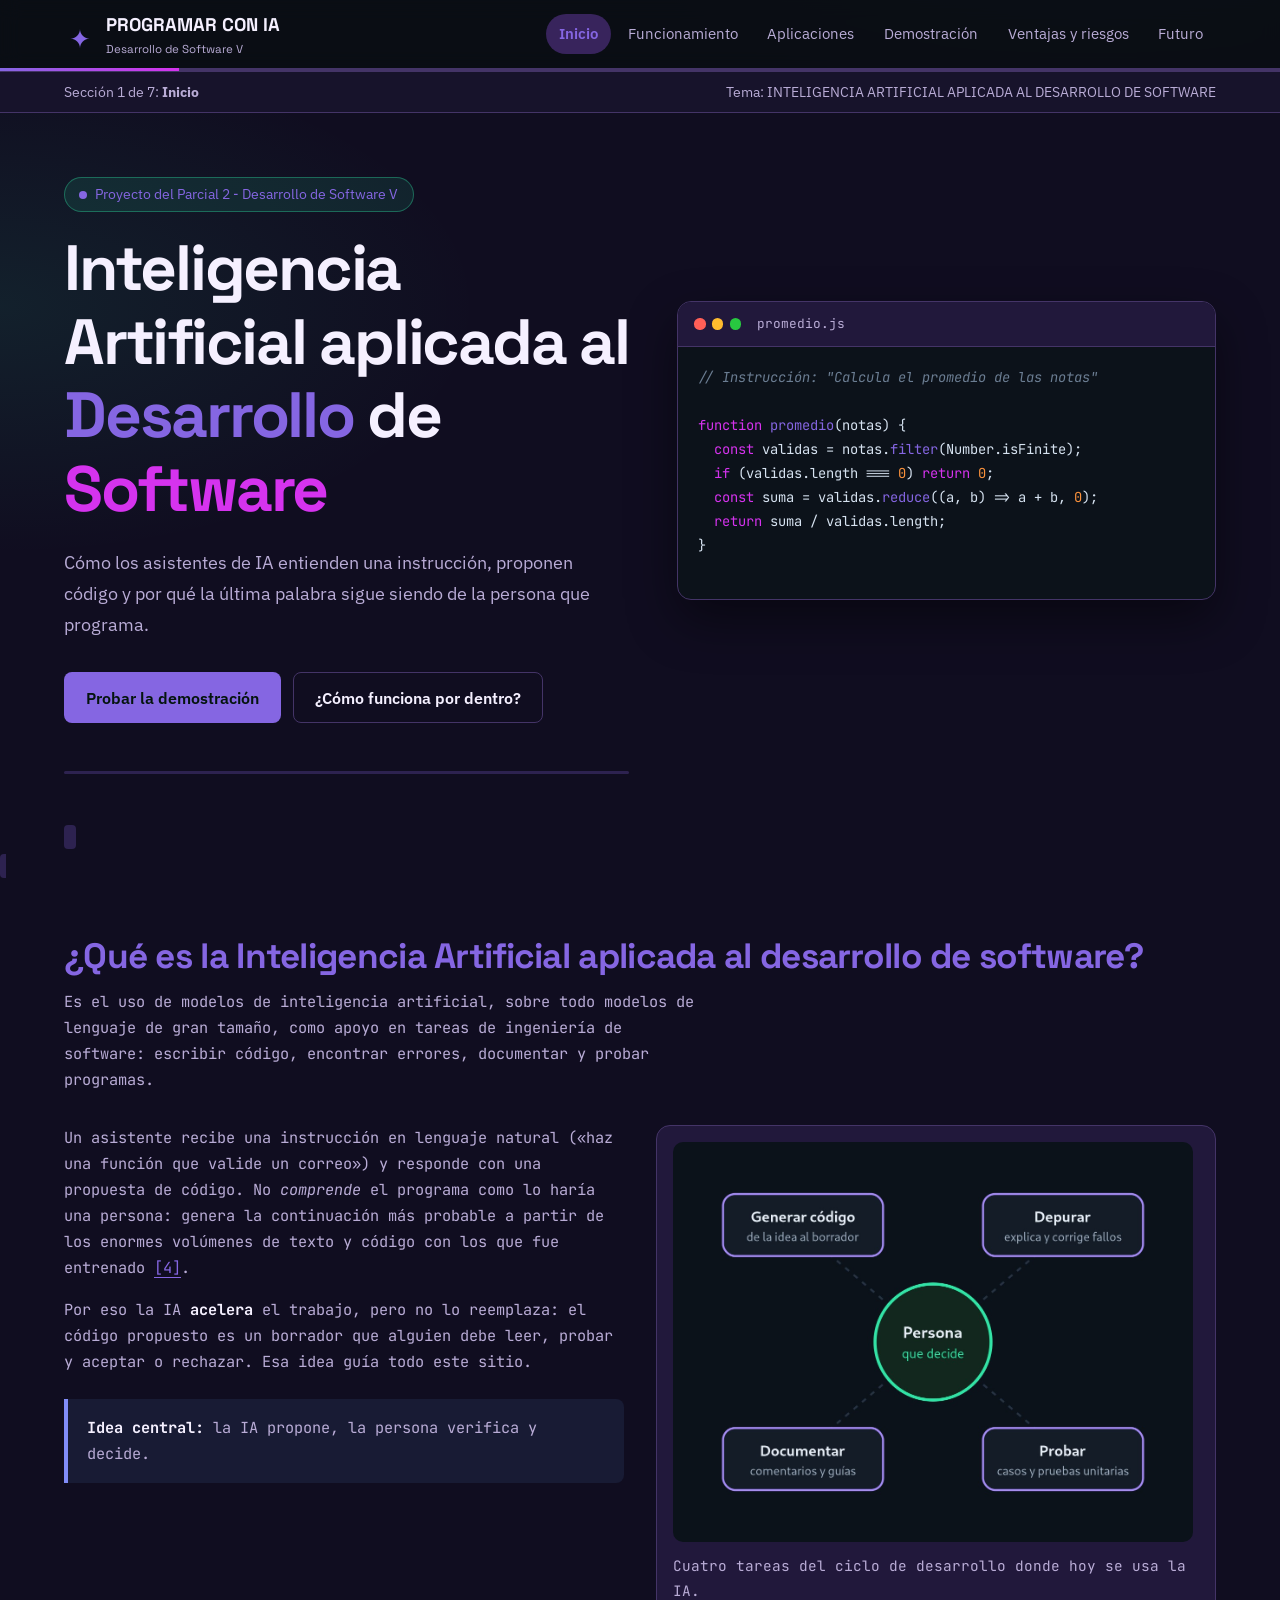
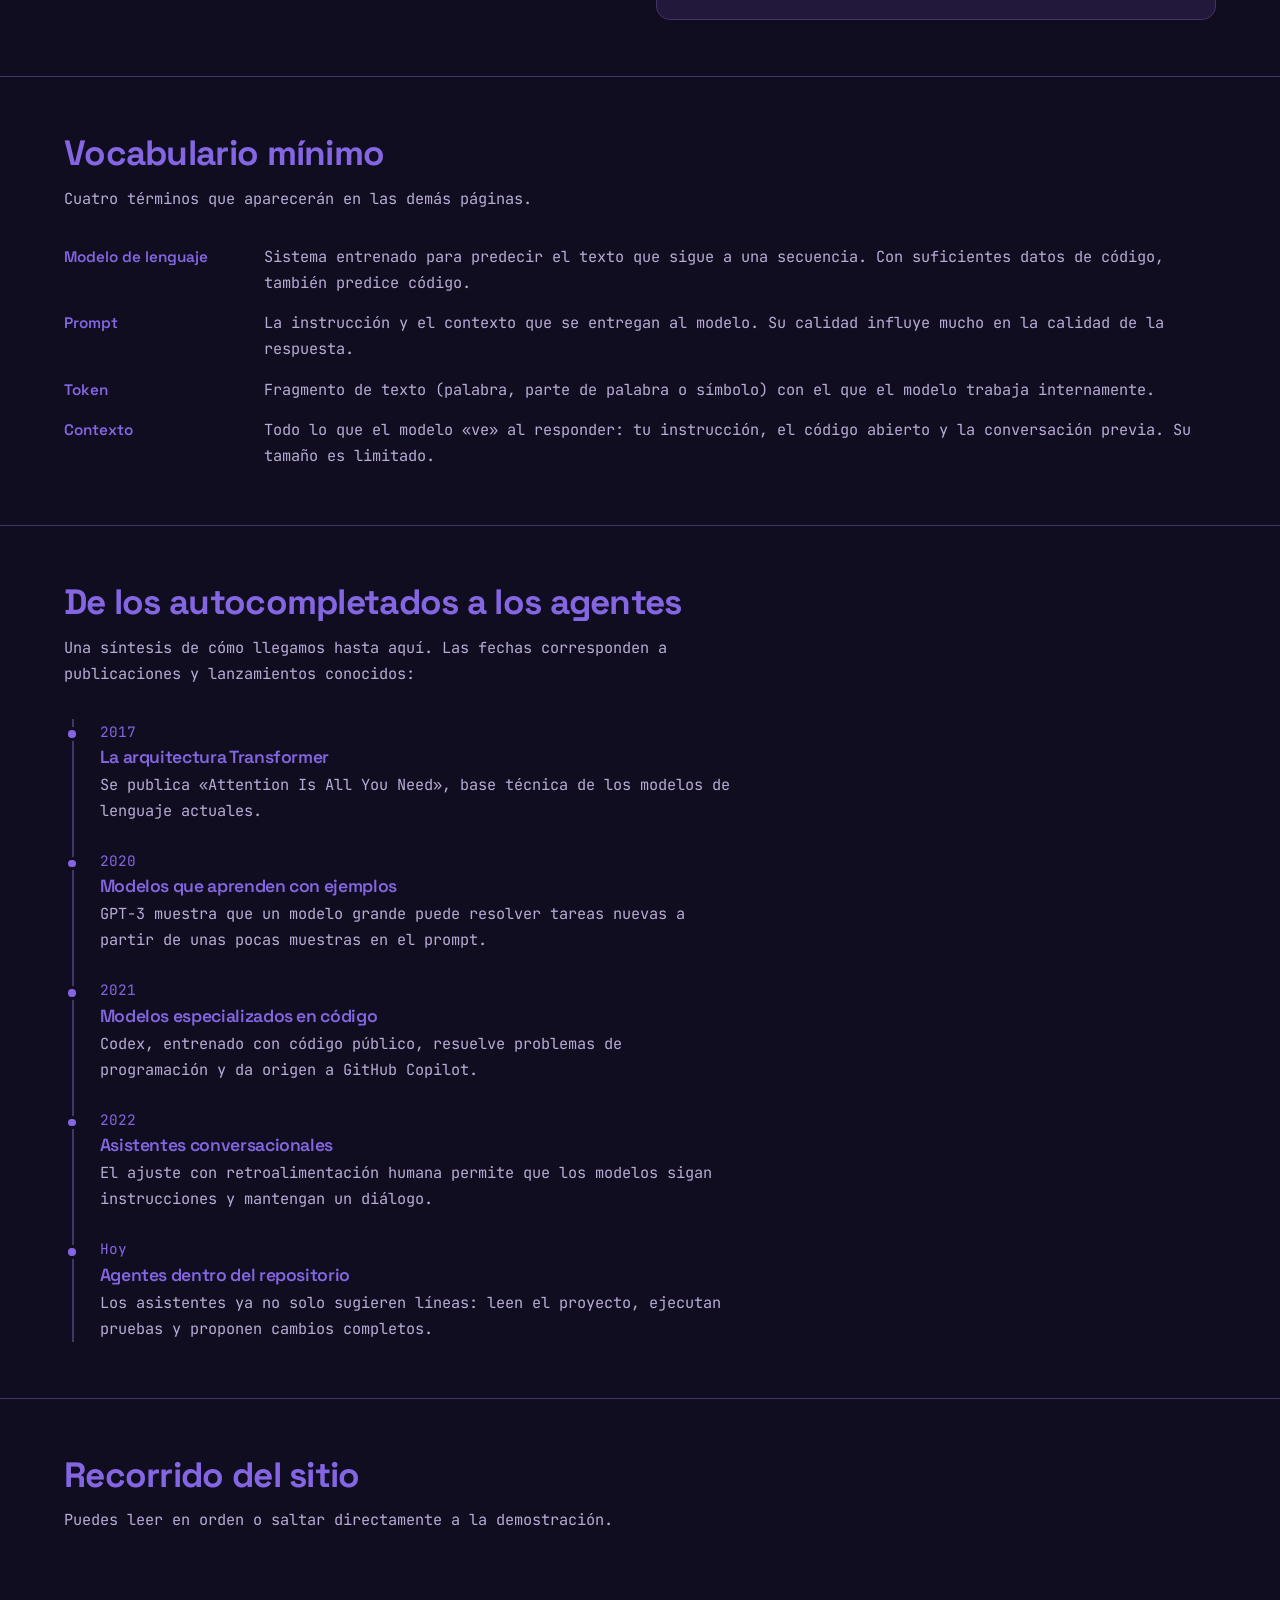
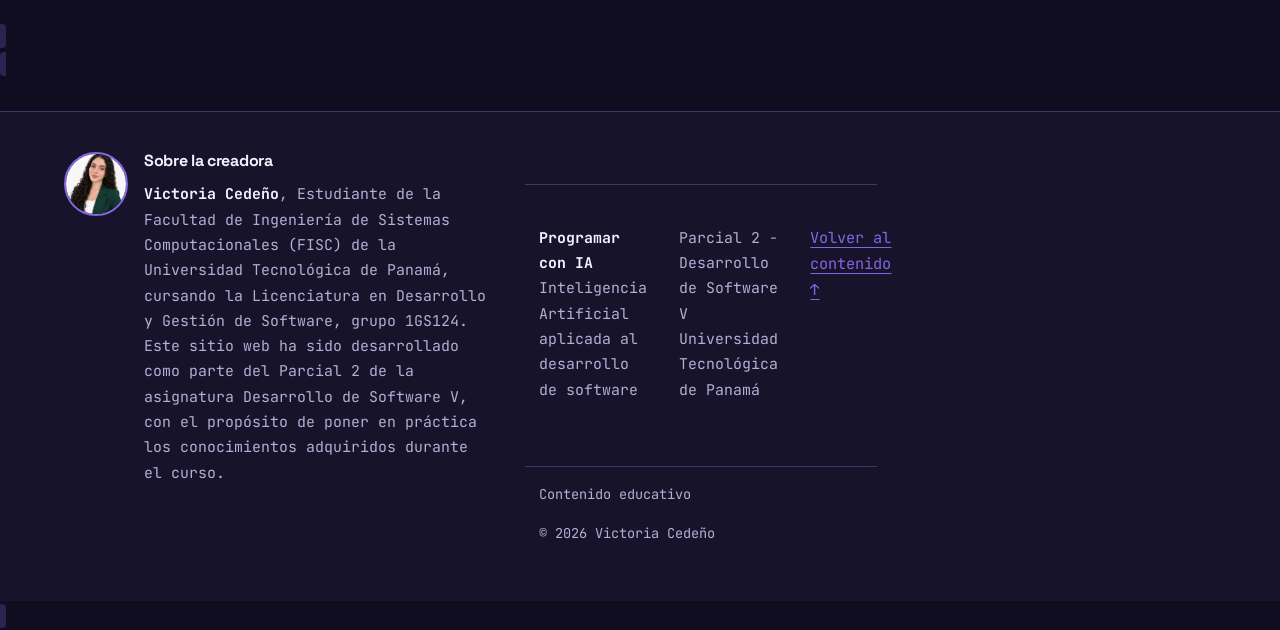
<file: index.html>
<!DOCTYPE html>
<html lang="es">
<head>
    <meta charset="UTF-8">
    <meta name="viewport" content="width=device-width, initial-scale=1.0">
    <meta name="description" content="Introducción a la inteligencia artificial aplicada al desarrollo de software: qué es, vocabulario y evolución.">
    <title>Inicio | Inteligencia Artificial aplicada al desarrollo de software</title>
    <link rel="icon" type="image/jpeg" href="img/logo.jpg">
    <link rel="preconnect" href="https://fonts.googleapis.com">
    <link rel="preconnect" href="https://fonts.gstatic.com" crossorigin>
    <link rel="stylesheet" href="https://fonts.googleapis.com/css2?family=IBM+Plex+Sans:wght@400;600&family=JetBrains+Mono:wght@400;600&family=Space+Grotesk:wght@500;700&display=swap">
    <link rel="stylesheet" href="css/estilos.css">
    <script>document.documentElement.classList.add('js');</script>
</head>
<body>
    <a class="skip-link" href="#contenido">Saltar al contenido</a>
    <header class="site-header">
        <div class="container header-layout">
            <a class="brand" href="index.html" aria-label="Programar con IA, ir al inicio"><span class="brand-icon" aria-hidden="true">✦</span><span>PROGRAMAR CON IA<small>Desarrollo de Software V</small></span></a>
            <button class="nav-toggle" id="nav-toggle" type="button" aria-expanded="false" aria-controls="nav-lista">Menú</button>
            <nav aria-label="Navegación principal">
                <ul class="nav-list" id="nav-lista">
                    <li><a href="index.html" class="activo" aria-current="page">Inicio</a></li>
                    <li><a href="funcionamiento.html">Funcionamiento</a></li>
                    <li><a href="aplicaciones.html">Aplicaciones</a></li>
                    <li><a href="demostracion.html">Demostración</a></li>
                    <li><a href="ventajas y riesgos.html">Ventajas y riesgos</a></li>
                    <li><a href="futuro.html">Futuro</a></li>
                </ul>
            </nav>
        </div>
        <div class="barra-progreso" aria-hidden="true"><span style="width: 14%"></span></div>
    </header>
    <div class="ubicacion">
        <div class="container">
            <span>Sección 1 de 7: <strong>Inicio</strong></span>
            <span>Tema: INTELIGENCIA ARTIFICIAL APLICADA AL DESARROLLO DE SOFTWARE</span>
        </div>
    </div>
    <main id="contenido" tabindex="-1">

        <div class="container">
            <section class="hero" aria-labelledby="titulo-principal">
                <div>
                    <p class="insignia">Proyecto del Parcial 2 - Desarrollo de Software V</p>
                    <h1 id="titulo-principal">Inteligencia Artificial aplicada al <span class="acento">Desarrollo</span> de <span class="acento-2">Software</span></h1>
                    <p class="lead">Cómo los asistentes de IA entienden una instrucción, proponen código y por qué la última palabra sigue siendo de la persona que programa.</p>
                    <div class="acciones">
                        <a class="btn btn-primario" href="demostracion.html">Probar la demostración</a>
                        <a class="btn btn-secundario" href="funcionamiento.html">¿Cómo funciona por dentro?</a>
                    </div>
                </div>
                <figure class="ventana secuencia" aria-label="Ejemplo de código generado por un asistente de IA">
                    <div class="ventana-barra"><span class="punto r"></span><span class="punto a"></span><span class="punto v"></span><span class="nombre">promedio.js</span></div>
                    <pre><code><span class="ln" style="--i:0"><span class="c">// Instrucción: "Calcula el promedio de las notas"</span></span>
<span class="ln" style="--i:1"> </span>
<span class="ln" style="--i:2"><span class="k">function</span> <span class="f">promedio</span>(notas) {</span>
<span class="ln" style="--i:3">  <span class="k">const</span> validas = notas.<span class="f">filter</span>(Number.isFinite);</span>
<span class="ln" style="--i:4">  <span class="k">if</span> (validas.length === <span class="n">0</span>) <span class="k">return</span> <span class="n">0</span>;</span>
<span class="ln" style="--i:5">  <span class="k">const</span> suma = validas.<span class="f">reduce</span>((a, b) =&gt; a + b, <span class="n">0</span>);</span>
<span class="ln" style="--i:6">  <span class="k">return</span> suma / validas.length;</span>
<span class="ln" style="--i:7">}</span>
                </figure>
            </section>
        </div>

        <section class="seccion" aria-labelledby="que-es">
            <div class="container">
                <div class="encabezado-seccion">
                    <h2 id="que-es">¿Qué es la Inteligencia Artificial aplicada al desarrollo de software?</h2>
                    <p>Es el uso de modelos de inteligencia artificial, sobre todo modelos de lenguaje de gran tamaño, como apoyo en tareas de ingeniería de software: escribir código, encontrar errores, documentar y probar programas.</p>
                </div>
                <div class="dos-columnas">
                    <div>
                        <p>Un asistente recibe una instrucción en lenguaje natural («haz una función que valide un correo») y responde con una propuesta de código. No <em>comprende</em> el programa como lo haría una persona: genera la continuación más probable a partir de los enormes volúmenes de texto y código con los que fue entrenado <a href="conclusion.html#ref-4">[4]</a>.</p>
                        <p style="margin-top: 1rem;">Por eso la IA <strong>acelera</strong> el trabajo, pero no lo reemplaza: el código propuesto es un borrador que alguien debe leer, probar y aceptar o rechazar. Esa idea guía todo este sitio.</p>
                        <div class="aviso">
                            <p><strong>Idea central:</strong> la IA propone, la persona verifica y decide.</p>
                        </div>
                    </div>
                    <figure class="figura">
                        <img src="img/ecosistema.jpg" width="520" height="400" alt="Diagrama con la persona que programa al centro, rodeada por cuatro tareas: generar código, depurar, documentar y probar.">
                        <figcaption>Cuatro tareas del ciclo de desarrollo donde hoy se usa la IA.</figcaption>
                    </figure>
                </div>
            </div>
        </section>

        <section class="seccion" aria-labelledby="vocabulario">
            <div class="container">
                <div class="encabezado-seccion">
                    <h2 id="vocabulario">Vocabulario mínimo</h2>
                    <p>Cuatro términos que aparecerán en las demás páginas.</p>
                </div>
                <dl class="glosario">
                    <dt>Modelo de lenguaje</dt>
                    <dd>Sistema entrenado para predecir el texto que sigue a una secuencia. Con suficientes datos de código, también predice código.</dd>
                    <dt>Prompt</dt>
                    <dd>La instrucción y el contexto que se entregan al modelo. Su calidad influye mucho en la calidad de la respuesta.</dd>
                    <dt>Token</dt>
                    <dd>Fragmento de texto (palabra, parte de palabra o símbolo) con el que el modelo trabaja internamente.</dd>
                    <dt>Contexto</dt>
                    <dd>Todo lo que el modelo «ve» al responder: tu instrucción, el código abierto y la conversación previa. Su tamaño es limitado.</dd>
                </dl>
            </div>
        </section>

        <section class="seccion" aria-labelledby="linea-tiempo">
            <div class="container">
                <div class="encabezado-seccion">
                    <h2 id="linea-tiempo">De los autocompletados a los agentes</h2>
                    <p>Una síntesis de cómo llegamos hasta aquí. Las fechas corresponden a publicaciones y lanzamientos conocidos:</p>
                </div>
                <ol class="linea-tiempo">
                    <li><span class="anio">2017</span><h3>La arquitectura Transformer</h3><p>Se publica «Attention Is All You Need», base técnica de los modelos de lenguaje actuales.</p></li>
                    <li><span class="anio">2020</span><h3>Modelos que aprenden con ejemplos</h3><p>GPT-3 muestra que un modelo grande puede resolver tareas nuevas a partir de unas pocas muestras en el prompt.</p></li>
                    <li><span class="anio">2021</span><h3>Modelos especializados en código</h3><p>Codex, entrenado con código público, resuelve problemas de programación y da origen a GitHub Copilot.</p></li>
                    <li><span class="anio">2022</span><h3>Asistentes conversacionales</h3><p>El ajuste con retroalimentación humana permite que los modelos sigan instrucciones y mantengan un diálogo.</p></li>
                    <li><span class="anio">Hoy</span><h3>Agentes dentro del repositorio</h3><p>Los asistentes ya no solo sugieren líneas: leen el proyecto, ejecutan pruebas y proponen cambios completos.</p></li>
                </ol>
            </div>
        </section>

        <section class="seccion" aria-labelledby="ruta">
            <div class="container">
                <div class="encabezado-seccion">
                    <h2 id="ruta">Recorrido del sitio</h2>
                    <p>Puedes leer en orden o saltar directamente a la demostración.</p>
                </div>
            </div>
        </section>
    </main>

    <footer class="site-footer">
        <div class="container footer-layout">
            <div class="footer-autora">
                <img src="img/creadora.jpg" width="64" height="64" alt="Victoria Cedeño, creadora del sitio">
                <div>
                    <h2>Sobre la creadora</h2>
                    <p><strong>Victoria Cedeño</strong>, Estudiante de la Facultad de Ingeniería de Sistemas Computacionales (FISC) de la Universidad Tecnológica de Panamá, cursando la Licenciatura en Desarrollo y Gestión de Software, grupo 1GS124. Este sitio web ha sido desarrollado como parte del Parcial 2 de la asignatura Desarrollo de Software V, con el propósito de poner en práctica los conocimientos adquiridos durante el curso.</p>
                </div>
            </div>


    <footer class="site-footer">
        <div class="container footer-layout">
            <p><strong>Programar con IA</strong><br>Inteligencia Artificial aplicada al desarrollo de software</p>
            <p>Parcial 2 - Desarrollo de Software V<br>Universidad Tecnológica de Panamá</p>
            <a href="#contenido">Volver al contenido ↑</a>
        </div>
        <div class="legal"><div class="container"><span>Contenido educativo</span><span>© <span id="anio">2026</span> Victoria Cedeño</span></div></div>
    </footer>
    <script src="js/main.js"></script>

</body>
</html>
</file>
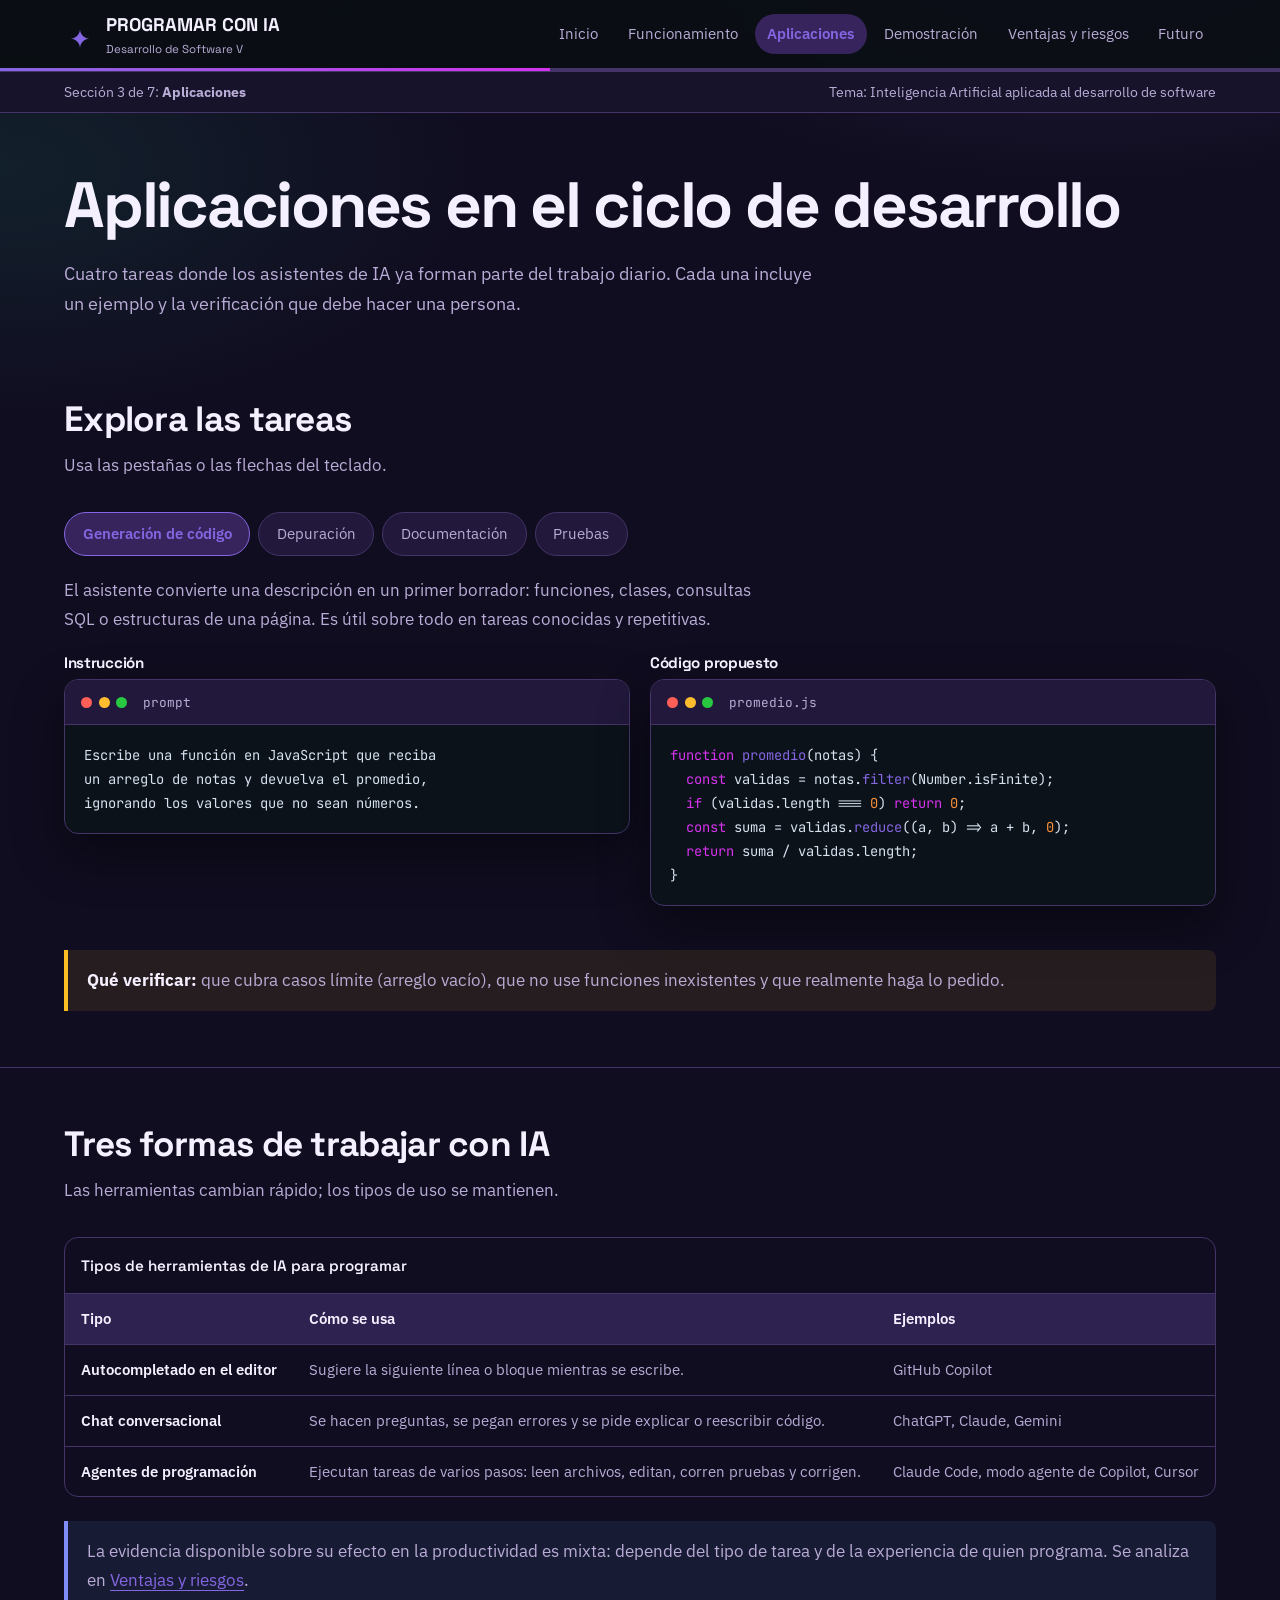
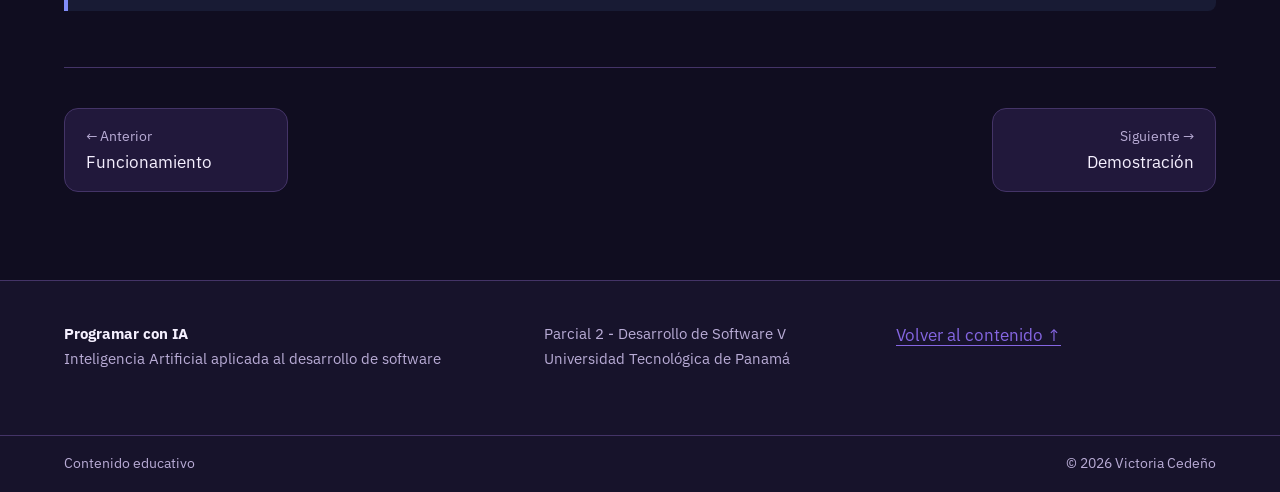
<file: aplicaciones.html>
<!DOCTYPE html>
<html lang="es">
<head>
    <meta charset="UTF-8">
    <meta name="viewport" content="width=device-width, initial-scale=1.0">
    <meta name="description" content="Aplicaciones de la IA en el desarrollo: generación de código, depuración, documentación y pruebas, con ejemplos.">
    <title>Aplicaciones | Inteligencia Artificial aplicada al desarrollo de software</title>
    <link rel="icon" type="image/jpeg" href="img/logo.jpg">
    <link rel="preconnect" href="https://fonts.googleapis.com">
    <link rel="preconnect" href="https://fonts.gstatic.com" crossorigin>
    <link rel="stylesheet" href="https://fonts.googleapis.com/css2?family=IBM+Plex+Sans:wght@400;600&family=JetBrains+Mono:wght@400;600&family=Space+Grotesk:wght@500;700&display=swap">
    <link rel="stylesheet" href="css/estilos.css">
    <script>document.documentElement.classList.add('js');</script>
</head>
<body>
    <a class="skip-link" href="#contenido">Saltar al contenido</a>
    <header class="site-header">
        <div class="container header-layout">
            <a class="brand" href="index.html" aria-label="Programar con IA, ir al inicio"><span class="brand-icon" aria-hidden="true">✦</span><span>PROGRAMAR CON IA<small>Desarrollo de Software V</small></span></a>
            <button class="nav-toggle" id="nav-toggle" type="button" aria-expanded="false" aria-controls="nav-lista">Menú</button>
            <nav aria-label="Navegación principal">
                <ul class="nav-list" id="nav-lista">
                    <li><a href="index.html">Inicio</a></li>
                    <li><a href="funcionamiento.html">Funcionamiento</a></li>
                    <li><a href="aplicaciones.html" class="activo" aria-current="page">Aplicaciones</a></li>
                    <li><a href="demostracion.html">Demostración</a></li>
                    <li><a href="ventajas y riesgos.html">Ventajas y riesgos</a></li>
                    <li><a href="futuro.html">Futuro</a></li>
                </ul>
            </nav>
        </div>
        <div class="barra-progreso" aria-hidden="true"><span style="width: 43%"></span></div>
    </header>
    <div class="ubicacion">
        <div class="container">
            <span>Sección 3 de 7: <strong>Aplicaciones</strong></span>
            <span>Tema: Inteligencia Artificial aplicada al desarrollo de software</span>
        </div>
    </div>
    <main id="contenido" tabindex="-1">

        <div class="container cabecera-pagina">
            <h1>Aplicaciones en el ciclo de desarrollo</h1>
            <p>Cuatro tareas donde los asistentes de IA ya forman parte del trabajo diario. Cada una incluye un ejemplo y la verificación que debe hacer una persona.</p>
        </div>

        <section class="seccion" aria-labelledby="tareas">
            <div class="container">
                <div class="encabezado-seccion">
                    <h2 id="tareas">Explora las tareas</h2>
                    <p>Usa las pestañas o las flechas del teclado.</p>
                </div>

                <div class="pestanas" role="tablist" aria-label="Aplicaciones de la IA">
                    <button class="pestana" role="tab" id="pest-generacion" data-panel="generacion" aria-controls="generacion" aria-selected="true" type="button">Generación de código</button>
                    <button class="pestana" role="tab" id="pest-depuracion" data-panel="depuracion" aria-controls="depuracion" aria-selected="false" type="button">Depuración</button>
                    <button class="pestana" role="tab" id="pest-documentacion" data-panel="documentacion" aria-controls="documentacion" aria-selected="false" type="button">Documentación</button>
                    <button class="pestana" role="tab" id="pest-pruebas" data-panel="pruebas" aria-controls="pruebas" aria-selected="false" type="button">Pruebas</button>
                </div>

                <div class="panel-pestana" role="tabpanel" id="generacion" aria-labelledby="pest-generacion">
                    <p>El asistente convierte una descripción en un primer borrador: funciones, clases, consultas SQL o estructuras de una página. Es útil sobre todo en tareas conocidas y repetitivas.</p>
                    <div class="comparacion">
                        <div>
                            <h4>Instrucción</h4>
                            <div class="ventana"><div class="ventana-barra"><span class="punto r"></span><span class="punto a"></span><span class="punto v"></span><span class="nombre">prompt</span></div>
<pre><code>Escribe una función en JavaScript que reciba
un arreglo de notas y devuelva el promedio,
ignorando los valores que no sean números.</code></pre></div>
                        </div>
                        <div>
                            <h4>Código propuesto</h4>
                            <div class="ventana"><div class="ventana-barra"><span class="punto r"></span><span class="punto a"></span><span class="punto v"></span><span class="nombre">promedio.js</span></div>
<pre><code><span class="k">function</span> <span class="f">promedio</span>(notas) {
  <span class="k">const</span> validas = notas.<span class="f">filter</span>(Number.isFinite);
  <span class="k">if</span> (validas.length === <span class="n">0</span>) <span class="k">return</span> <span class="n">0</span>;
  <span class="k">const</span> suma = validas.<span class="f">reduce</span>((a, b) =&gt; a + b, <span class="n">0</span>);
  <span class="k">return</span> suma / validas.length;
}</code></pre></div>
                        </div>
                    </div>
                    <div class="aviso alerta"><p><strong>Qué verificar:</strong> que cubra casos límite (arreglo vacío), que no use funciones inexistentes y que realmente haga lo pedido.</p></div>
                </div>

                <div class="panel-pestana" role="tabpanel" id="depuracion" aria-labelledby="pest-depuracion" hidden>
                    <p>Al pegar un fragmento con su mensaje de error, el asistente puede explicar la causa y sugerir una corrección. Sirve también para entender código ajeno.</p>
                    <div class="comparacion">
                        <div>
                            <h4>Código con error</h4>
                            <div class="ventana"><div class="ventana-barra"><span class="punto r"></span><span class="punto a"></span><span class="punto v"></span><span class="nombre">sumar.js · devuelve NaN</span></div>
<pre><code><span class="k">function</span> <span class="f">sumar</span>(lista) {
  <span class="k">let</span> total = <span class="n">0</span>;
  <span class="k">for</span> (<span class="k">let</span> i = <span class="n">0</span>; <span class="bug">i &lt;= lista.length</span>; i++) {
    total += lista[i];
  }
  <span class="k">return</span> total;
}</code></pre></div>
                        </div>
                        <div>
                            <h4>Corrección sugerida</h4>
                            <div class="ventana"><div class="ventana-barra"><span class="punto r"></span><span class="punto a"></span><span class="punto v"></span><span class="nombre">sumar.js · corregido</span></div>
<pre><code><span class="k">function</span> <span class="f">sumar</span>(lista) {
  <span class="k">let</span> total = <span class="n">0</span>;
  <span class="k">for</span> (<span class="k">let</span> i = <span class="n">0</span>; <span class="fix">i &lt; lista.length</span>; i++) {
    total += lista[i];
  }
  <span class="k">return</span> total;
}</code></pre></div>
                        </div>
                    </div>
                    <p><strong>Explicación del asistente:</strong> con <code>&lt;=</code> el índice llega a <code>lista.length</code>, que está fuera del arreglo; <code>lista[i]</code> vale <code>undefined</code> y al sumarlo el total se convierte en <code>NaN</code>.</p>
                    <div class="aviso alerta"><p><strong>Qué verificar:</strong> que la explicación coincida con el error real y que la corrección no cree otro problema.</p></div>
                </div>

                <div class="panel-pestana" role="tabpanel" id="documentacion" aria-labelledby="pest-documentacion" hidden>
                    <p>La IA redacta comentarios, descripciones de funciones, guías de uso y resúmenes de cambios para mantener la documentación al día con menos esfuerzo.</p>
                    <div class="comparacion">
                        <div>
                            <h4>Sin documentar</h4>
                            <div class="ventana"><div class="ventana-barra"><span class="punto r"></span><span class="punto a"></span><span class="punto v"></span><span class="nombre">area.js</span></div>
<pre><code><span class="k">function</span> <span class="f">area</span>(b, h) {
  <span class="k">if</span> (b &lt;= <span class="n">0</span> || h &lt;= <span class="n">0</span>) {
    <span class="k">throw new</span> RangeError(<span class="s">'Medidas inválidas'</span>);
  }
  <span class="k">return</span> b * h;
}</code></pre></div>
                        </div>
                        <div>
                            <h4>Documentación generada</h4>
                            <div class="ventana"><div class="ventana-barra"><span class="punto r"></span><span class="punto a"></span><span class="punto v"></span><span class="nombre">area.js</span></div>
<pre><code><span class="c">/**
 * Calcula el área de un rectángulo.
 * @param {number} b - Base (mayor que 0).
 * @param {number} h - Altura (mayor que 0).
 * @returns {number} Área en unidades cuadradas.
 * @throws {RangeError} Si b o h no son positivos.
 */</span></code></pre></div>
                        </div>
                    </div>
                    <div class="aviso alerta"><p><strong>Qué verificar:</strong> que la documentación describa lo que el código hace de verdad, no lo que «debería» hacer.</p></div>
                </div>

                <div class="panel-pestana" role="tabpanel" id="pruebas" aria-labelledby="pest-pruebas" hidden>
                    <p>Dado un fragmento de código, el asistente propone casos de prueba, incluidos los límites que a veces se olvidan: vacío, valores negativos o texto con tildes.</p>
                    <div class="ventana"><div class="ventana-barra"><span class="punto r"></span><span class="punto a"></span><span class="punto v"></span><span class="nombre">palindromo.test.js · estilo Jest</span></div>
<pre><code><span class="f">describe</span>(<span class="s">'esPalindromo'</span>, () =&gt; {
  <span class="f">test</span>(<span class="s">'reconoce una palabra simple'</span>, () =&gt;
    <span class="f">expect</span>(esPalindromo(<span class="s">'radar'</span>)).toBe(<span class="k">true</span>));

  <span class="f">test</span>(<span class="s">'ignora mayúsculas, espacios y tildes'</span>, () =&gt;
    <span class="f">expect</span>(esPalindromo(<span class="s">'Anita lava la tina'</span>)).toBe(<span class="k">true</span>));

  <span class="f">test</span>(<span class="s">'rechaza un texto que no lo es'</span>, () =&gt;
    <span class="f">expect</span>(esPalindromo(<span class="s">'hola'</span>)).toBe(<span class="k">false</span>));

  <span class="f">test</span>(<span class="s">'acepta la cadena vacía'</span>, () =&gt;
    <span class="f">expect</span>(esPalindromo(<span class="s">''</span>)).toBe(<span class="k">true</span>));
});</code></pre></div>
                    <div class="aviso alerta"><p><strong>Qué verificar:</strong> unas pruebas generadas por IA pueden dar una falsa sensación de seguridad si repiten los mismos supuestos del código. Una persona debe decidir qué casos importan.</p></div>
                </div>
            </div>
        </section>

        <section class="seccion" aria-labelledby="herramientas">
            <div class="container">
                <div class="encabezado-seccion">
                    <h2 id="herramientas">Tres formas de trabajar con IA</h2>
                    <p>Las herramientas cambian rápido; los tipos de uso se mantienen.</p>
                </div>
                <div class="tabla-scroll">
                    <table>
                        <caption>Tipos de herramientas de IA para programar</caption>
                        <thead>
                            <tr><th scope="col">Tipo</th><th scope="col">Cómo se usa</th><th scope="col">Ejemplos</th></tr>
                        </thead>
                        <tbody>
                            <tr><th scope="row">Autocompletado en el editor</th><td>Sugiere la siguiente línea o bloque mientras se escribe.</td><td>GitHub Copilot</td></tr>
                            <tr><th scope="row">Chat conversacional</th><td>Se hacen preguntas, se pegan errores y se pide explicar o reescribir código.</td><td>ChatGPT, Claude, Gemini</td></tr>
                            <tr><th scope="row">Agentes de programación</th><td>Ejecutan tareas de varios pasos: leen archivos, editan, corren pruebas y corrigen.</td><td>Claude Code, modo agente de Copilot, Cursor</td></tr>
                        </tbody>
                    </table>
                </div>
                <div class="aviso">
                    <p>La evidencia disponible sobre su efecto en la productividad es mixta: depende del tipo de tarea y de la experiencia de quien programa. Se analiza en <a href="ventajas y riesgos.html">Ventajas y riesgos</a>.</p>
                </div>
            </div>
        </section>

        <div class="container paginador">
            <a href="funcionamiento.html" rel="prev"><small>← Anterior</small>Funcionamiento</a>
            <a class="sig" href="demostracion.html" rel="next"><small>Siguiente →</small>Demostración</a>
        </div>
    </main>
    <footer class="site-footer">
        <div class="container footer-layout">
            <p><strong>Programar con IA</strong><br>Inteligencia Artificial aplicada al desarrollo de software</p>
            <p>Parcial 2 - Desarrollo de Software V<br>Universidad Tecnológica de Panamá</p>
            <a href="#contenido">Volver al contenido ↑</a>
        </div>
        <div class="legal"><div class="container"><span>Contenido educativo</span><span>© <span id="anio">2026</span> Victoria Cedeño</span></div></div>
    </footer>
    <script src="js/main.js"></script>
    <script src="js/aplicaciones.js"></script>
</body>
</html>
</file>
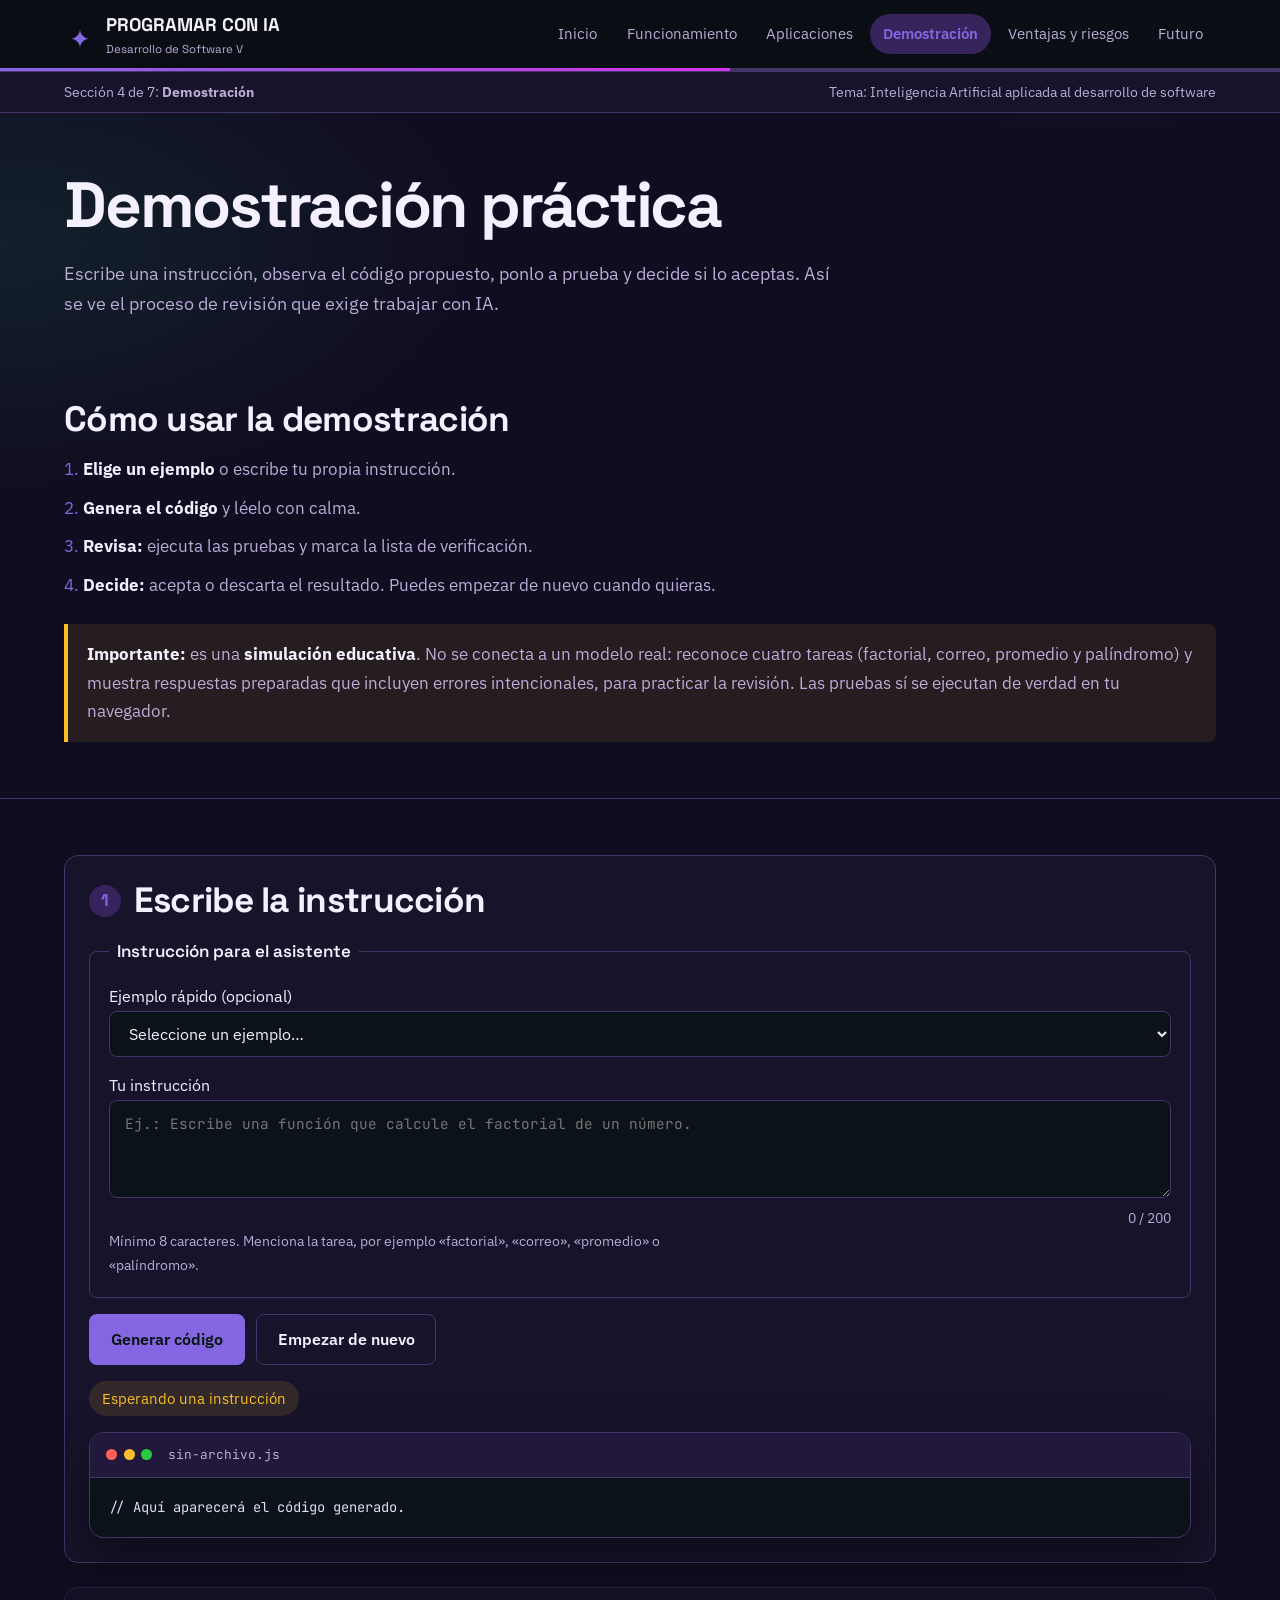
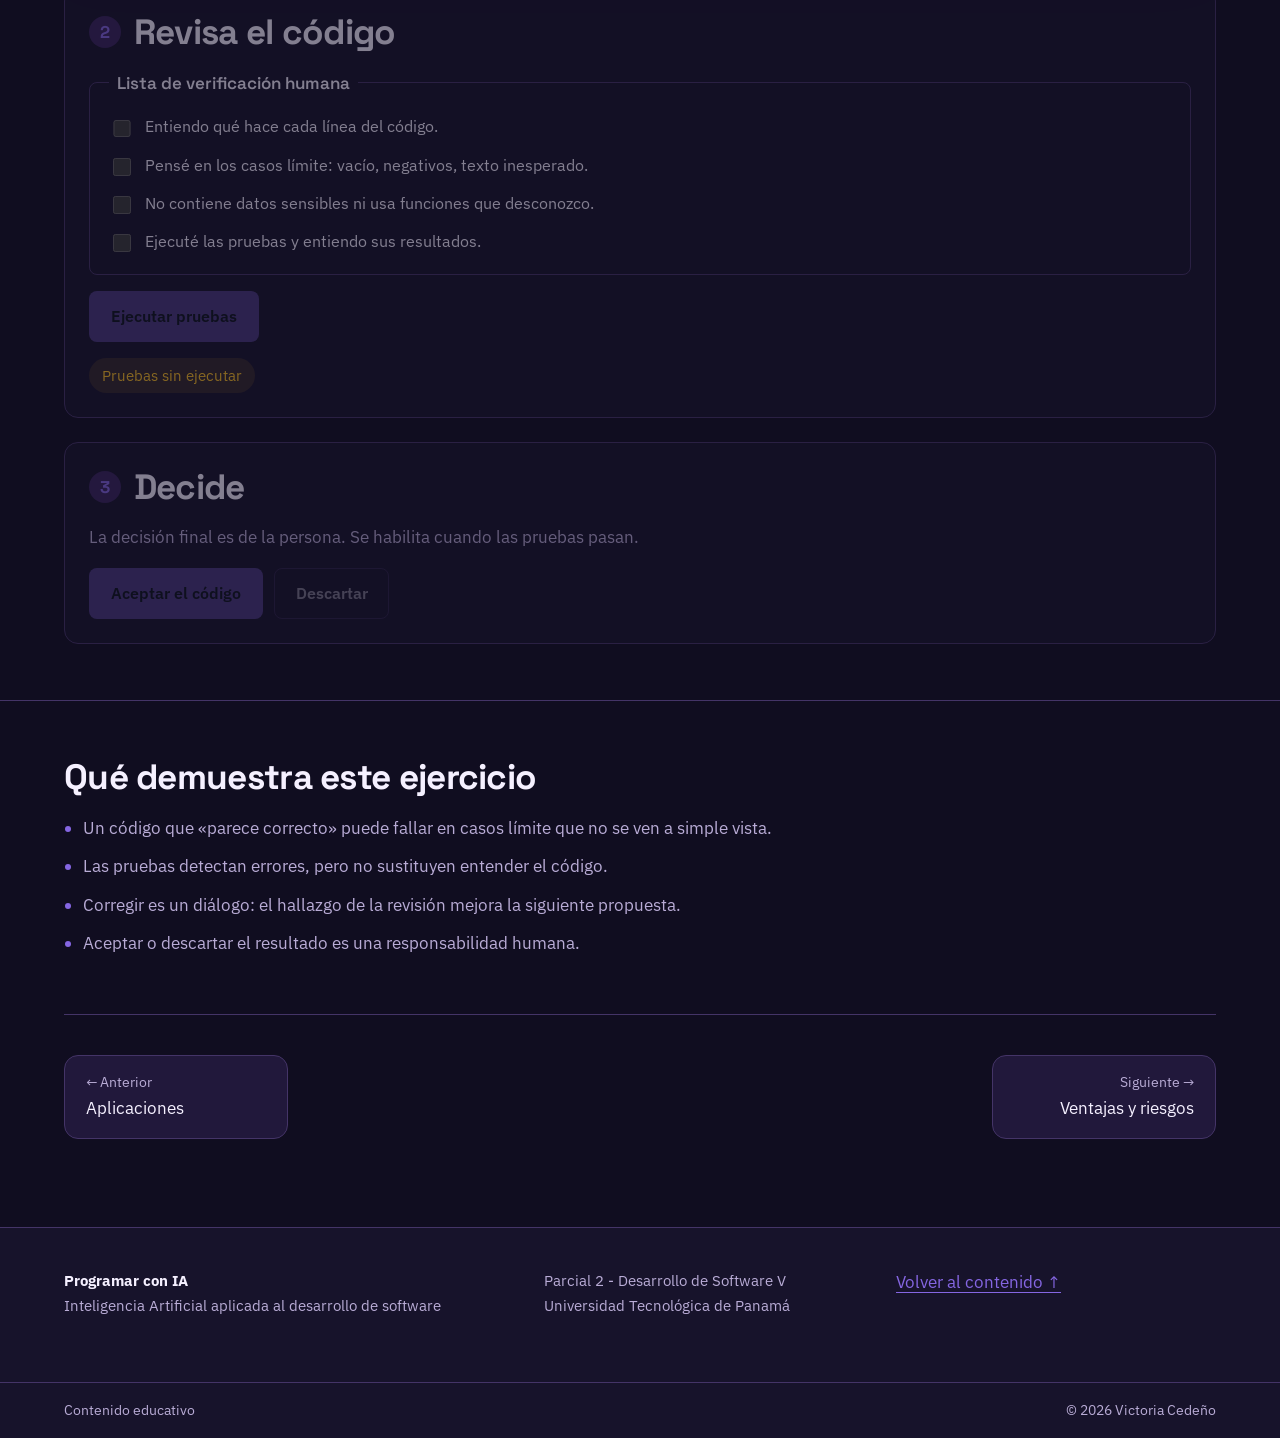
<file: demostracion.html>
<!DOCTYPE html>
<html lang="es">
<head>
    <meta charset="UTF-8">
    <meta name="viewport" content="width=device-width, initial-scale=1.0">
    <meta name="description" content="Demostración interactiva: una instrucción, el código generado y el proceso de revisión con pruebas.">
    <title>Demostración práctica | Inteligencia Artificial aplicada al desarrollo de software</title>
    <link rel="icon" type="image/jpeg" href="img/logo.jpg">
    <link rel="preconnect" href="https://fonts.googleapis.com">
    <link rel="preconnect" href="https://fonts.gstatic.com" crossorigin>
    <link rel="stylesheet" href="https://fonts.googleapis.com/css2?family=IBM+Plex+Sans:wght@400;600&family=JetBrains+Mono:wght@400;600&family=Space+Grotesk:wght@500;700&display=swap">
    <link rel="stylesheet" href="css/estilos.css">
    <script>document.documentElement.classList.add('js');</script>
</head>
<body>
    <a class="skip-link" href="#contenido">Saltar al contenido</a>
    <header class="site-header">
        <div class="container header-layout">
            <a class="brand" href="index.html" aria-label="Programar con IA, ir al inicio"><span class="brand-icon" aria-hidden="true">✦</span><span>PROGRAMAR CON IA<small>Desarrollo de Software V</small></span></a>
            <button class="nav-toggle" id="nav-toggle" type="button" aria-expanded="false" aria-controls="nav-lista">Menú</button>
            <nav aria-label="Navegación principal">
                <ul class="nav-list" id="nav-lista">
                    <li><a href="index.html">Inicio</a></li>
                    <li><a href="funcionamiento.html">Funcionamiento</a></li>
                    <li><a href="aplicaciones.html">Aplicaciones</a></li>
                    <li><a href="demostracion.html" class="activo" aria-current="page">Demostración</a></li>
                    <li><a href="ventajas y riesgos.html">Ventajas y riesgos</a></li>
                    <li><a href="futuro.html">Futuro</a></li>
                </ul>
            </nav>
        </div>
        <div class="barra-progreso" aria-hidden="true"><span style="width: 57%"></span></div>
    </header>
    <div class="ubicacion">
        <div class="container">
            <span>Sección 4 de 7: <strong>Demostración</strong></span>
            <span>Tema: Inteligencia Artificial aplicada al desarrollo de software</span>
        </div>
    </div>
    <main id="contenido" tabindex="-1">

        <div class="container cabecera-pagina">
            <h1>Demostración práctica</h1>
            <p>Escribe una instrucción, observa el código propuesto, ponlo a prueba y decide si lo aceptas. Así se ve el proceso de revisión que exige trabajar con IA.</p>
        </div>

        <section class="seccion" aria-labelledby="como-usar">
            <div class="container">
                <h2 id="como-usar">Cómo usar la demostración</h2>
                <ol class="lista-marcas" style="margin-top: 1rem;">
                    <li><strong>Elige un ejemplo</strong> o escribe tu propia instrucción.</li>
                    <li><strong>Genera el código</strong> y léelo con calma.</li>
                    <li><strong>Revisa:</strong> ejecuta las pruebas y marca la lista de verificación.</li>
                    <li><strong>Decide:</strong> acepta o descarta el resultado. Puedes empezar de nuevo cuando quieras.</li>
                </ol>
                <div class="aviso alerta">
                    <p><strong>Importante:</strong> es una <strong>simulación educativa</strong>. No se conecta a un modelo real: reconoce cuatro tareas (factorial, correo, promedio y palíndromo) y muestra respuestas preparadas que incluyen errores intencionales, para practicar la revisión. Las pruebas sí se ejecutan de verdad en tu navegador.</p>
                </div>
            </div>
        </section>

        <section class="seccion" aria-labelledby="etapa-1">
            <div class="container" style="display: grid; gap: 1.5rem;">

                <div class="etapa">
                    <div class="etapa-titulo"><span class="num" aria-hidden="true">1</span><h2 id="etapa-1">Escribe la instrucción</h2></div>
                    <form id="form-instruccion" novalidate>
                        <fieldset>
                            <legend>Instrucción para el asistente</legend>
                            <div>
                                <label for="ejemplo">Ejemplo rápido (opcional)</label>
                                <select id="ejemplo" name="ejemplo">
                                    <option value="">Seleccione un ejemplo…</option>
                                    <option value="factorial">Factorial de un número</option>
                                    <option value="correo">Validar un correo electrónico</option>
                                    <option value="promedio">Promedio de notas</option>
                                    <option value="palindromo">Detectar un palíndromo</option>
                                </select>
                            </div>
                            <div>
                                <label for="instruccion">Tu instrucción</label>
                                <textarea id="instruccion" name="instruccion" rows="3" maxlength="200" required placeholder="Ej.: Escribe una función que calcule el factorial de un número."></textarea>
                                <div class="contador" id="contador-instruccion" aria-hidden="true">0 / 200</div>
                                <p class="ayuda">Mínimo 8 caracteres. Menciona la tarea, por ejemplo «factorial», «correo», «promedio» o «palíndromo».</p>
                            </div>
                        </fieldset>
                        <div class="botonera" style="margin-top: 1rem;">
                            <button type="submit" class="btn btn-primario">Generar código</button>
                            <button type="button" class="btn btn-secundario" id="btn-reiniciar">Empezar de nuevo</button>
                        </div>
                    </form>
                    <div class="estado espera" id="estado-generacion" role="status" aria-live="polite">Esperando una instrucción</div>

                    <div class="ventana">
                        <div class="ventana-barra"><span class="punto r"></span><span class="punto a"></span><span class="punto v"></span><span class="nombre" id="nombre-archivo">sin-archivo.js</span></div>
                        <pre><code id="codigo-generado">// Aquí aparecerá el código generado.</code></pre>
                    </div>
                </div>

                <div class="etapa" id="etapa-revision" aria-disabled="true">
                    <div class="etapa-titulo"><span class="num" aria-hidden="true">2</span><h2>Revisa el código</h2></div>
                    <fieldset>
                        <legend>Lista de verificación humana</legend>
                        <ul class="lista-chequeo" id="lista-revision">
                            <li><label><input type="checkbox"> Entiendo qué hace cada línea del código.</label></li>
                            <li><label><input type="checkbox"> Pensé en los casos límite: vacío, negativos, texto inesperado.</label></li>
                            <li><label><input type="checkbox"> No contiene datos sensibles ni usa funciones que desconozco.</label></li>
                            <li><label><input type="checkbox"> Ejecuté las pruebas y entiendo sus resultados.</label></li>
                        </ul>
                    </fieldset>
                    <div class="botonera">
                        <button type="button" class="btn btn-primario" id="btn-pruebas">Ejecutar pruebas</button>
                        <button type="button" class="btn btn-secundario" id="btn-corregir" hidden>Pedir una corrección al asistente</button>
                    </div>
                    <div class="estado espera" id="estado-pruebas" role="status" aria-live="polite">Pruebas sin ejecutar</div>
                    <div class="tabla-scroll" id="contenedor-tabla" hidden>
                        <table>
                            <caption>Resultados de las pruebas</caption>
                            <thead><tr><th scope="col">Prueba</th><th scope="col">Esperado</th><th scope="col">Obtenido</th><th scope="col">Resultado</th></tr></thead>
                            <tbody id="tabla-pruebas"></tbody>
                        </table>
                    </div>
                    <div class="aviso error" id="hallazgo" hidden><p></p></div>
                </div>

                <div class="etapa" id="etapa-decision" aria-disabled="true">
                    <div class="etapa-titulo"><span class="num" aria-hidden="true">3</span><h2>Decide</h2></div>
                    <p>La decisión final es de la persona. Se habilita cuando las pruebas pasan.</p>
                    <div class="botonera">
                        <button type="button" class="btn btn-primario" id="btn-aceptar">Aceptar el código</button>
                        <button type="button" class="btn btn-secundario" id="btn-rechazar">Descartar</button>
                    </div>
                    <div class="aviso" id="mensaje-final" role="status" aria-live="polite" hidden><p></p></div>
                </div>

            </div>
        </section>

        <section class="seccion" aria-labelledby="aprendizaje">
            <div class="container">
                <h2 id="aprendizaje">Qué demuestra este ejercicio</h2>
                <ul class="lista-marcas" style="margin-top: 1rem;">
                    <li>Un código que «parece correcto» puede fallar en casos límite que no se ven a simple vista.</li>
                    <li>Las pruebas detectan errores, pero no sustituyen entender el código.</li>
                    <li>Corregir es un diálogo: el hallazgo de la revisión mejora la siguiente propuesta.</li>
                    <li>Aceptar o descartar el resultado es una responsabilidad humana.</li>
                </ul>
            </div>
        </section>

        <div class="container paginador">
            <a href="aplicaciones.html" rel="prev"><small>← Anterior</small>Aplicaciones</a>
            <a class="sig" href="ventajas y riesgos.html" rel="next"><small>Siguiente →</small>Ventajas y riesgos</a>
        </div>
    </main>
    <footer class="site-footer">
        <div class="container footer-layout">
            <p><strong>Programar con IA</strong><br>Inteligencia Artificial aplicada al desarrollo de software</p>
            <p>Parcial 2 - Desarrollo de Software V<br>Universidad Tecnológica de Panamá</p>
            <a href="#contenido">Volver al contenido ↑</a>
        </div>
        <div class="legal"><div class="container"><span>Contenido educativo</span><span>© <span id="anio">2026</span> Victoria Cedeño</span></div></div>
    </footer>
    <script src="js/main.js"></script>
    <script src="js/demo.js"></script>
</body>
</html>
</file>
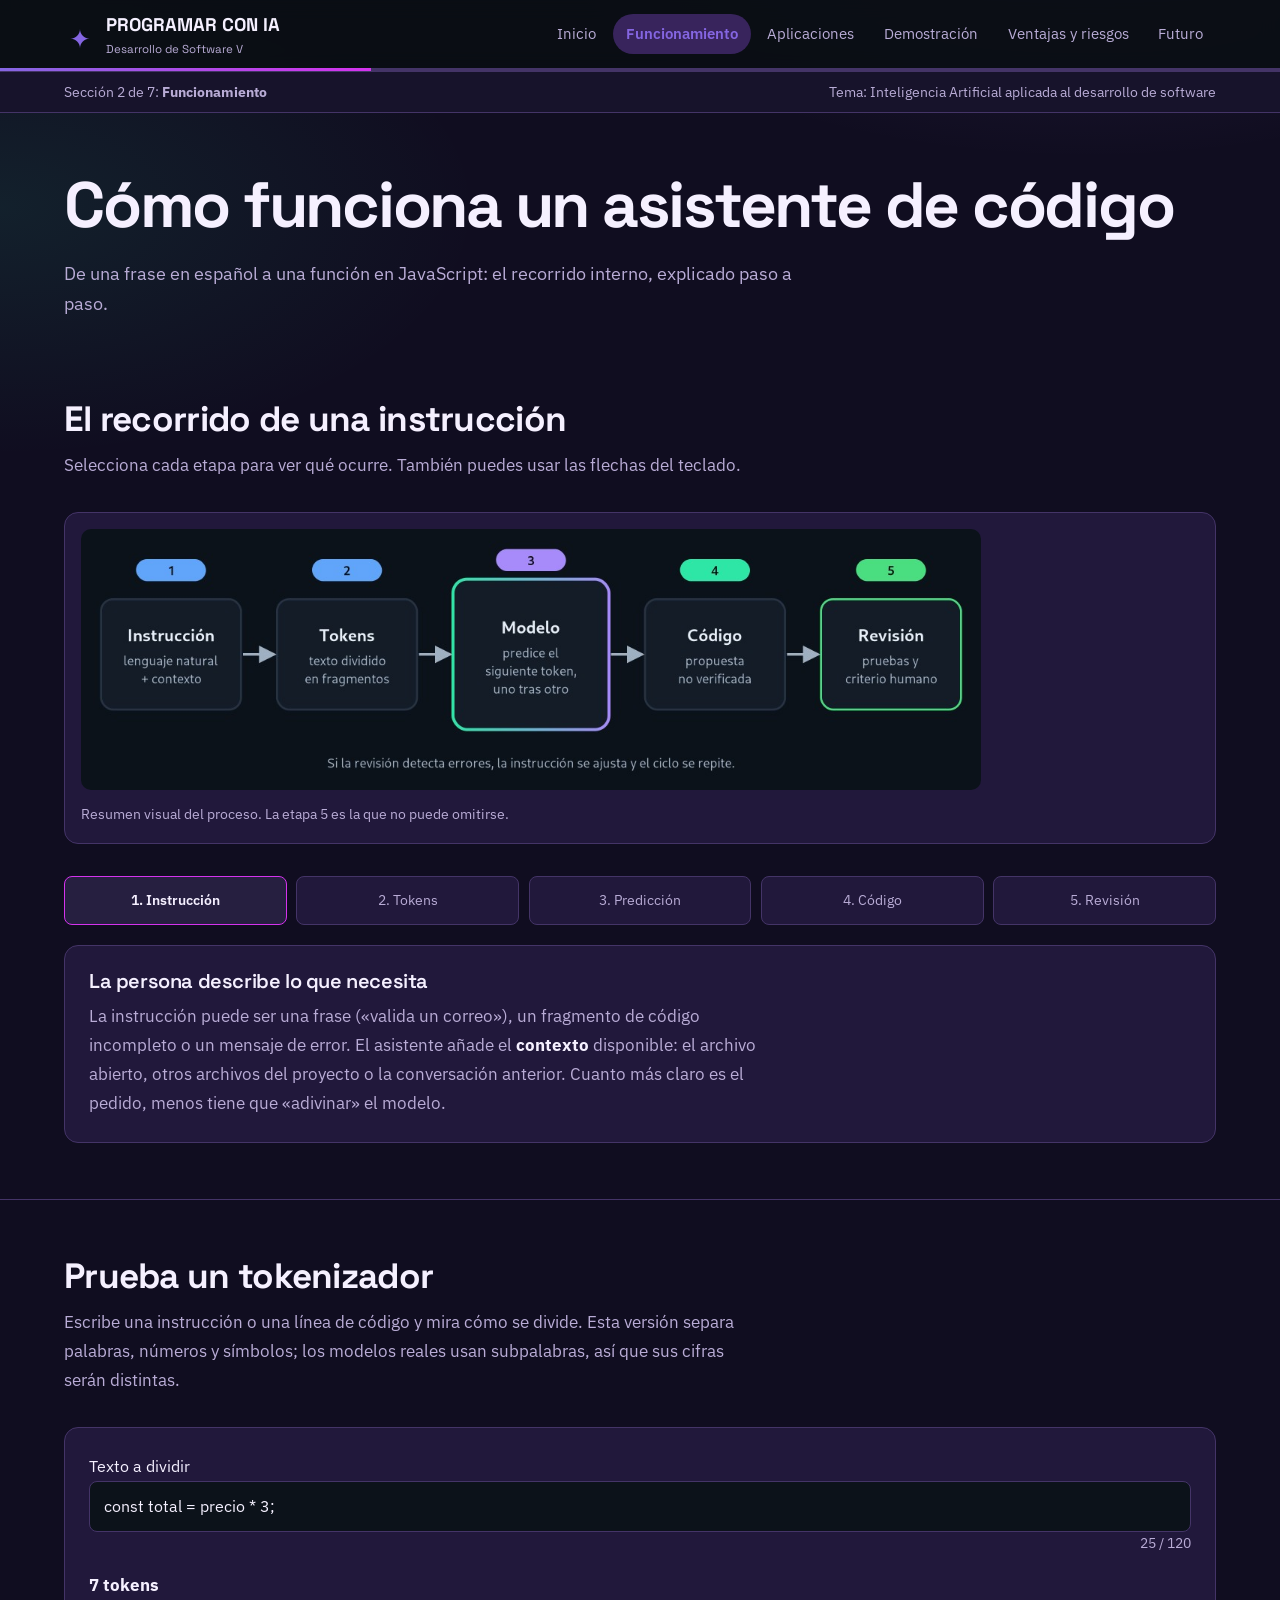
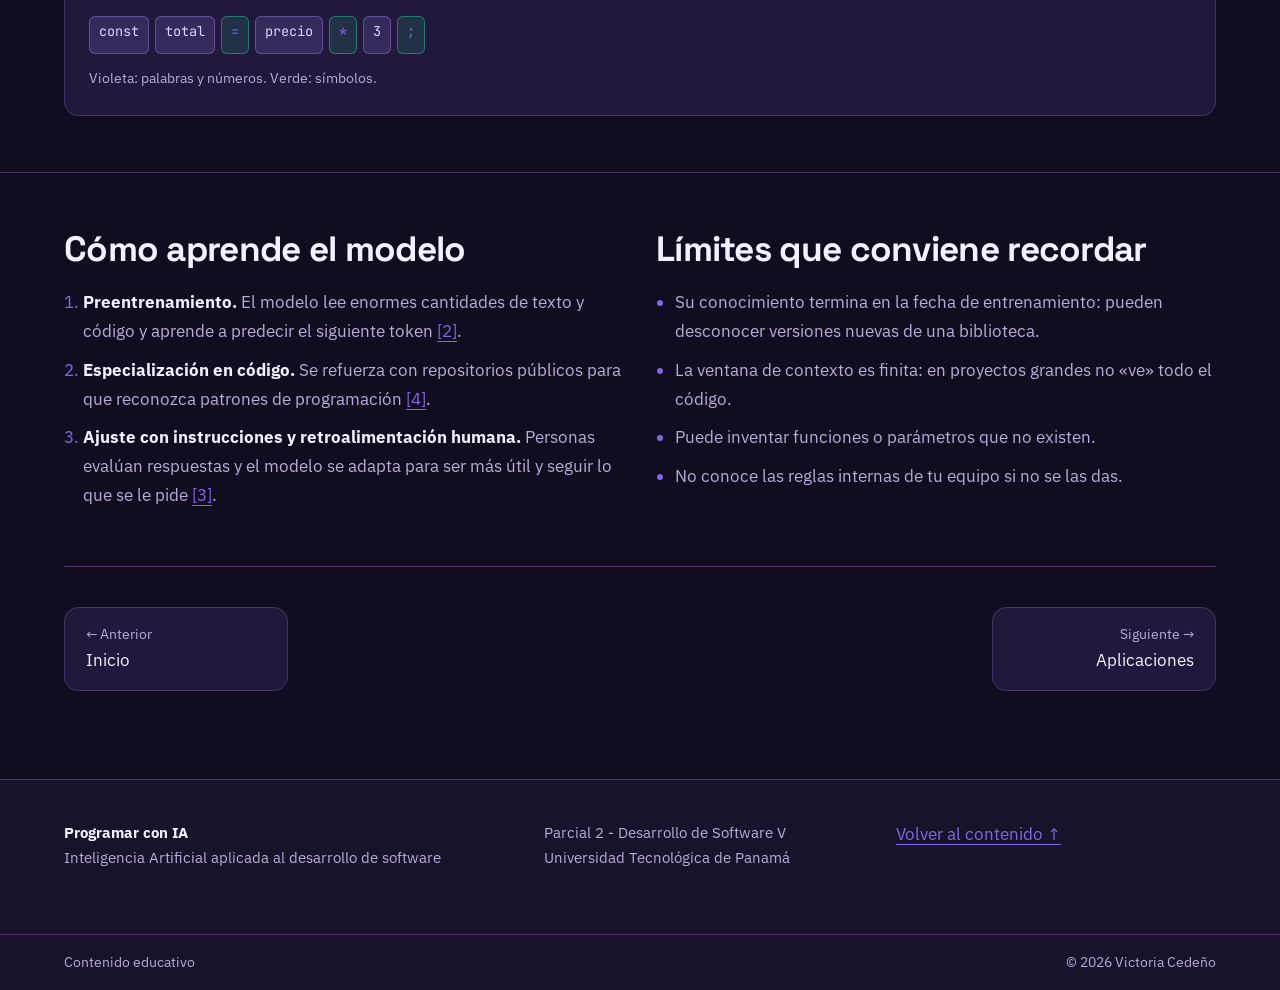
<file: funcionamiento.html>
<!DOCTYPE html>
<html lang="es">
<head>
    <meta charset="UTF-8">
    <meta name="viewport" content="width=device-width, initial-scale=1.0">
    <meta name="description" content="Cómo los modelos de IA interpretan instrucciones y generan código: tokens, predicción y revisión.">
    <title>Funcionamiento | Inteligencia Artificial aplicada al desarrollo de software</title>
    <link rel="icon" type="image/jpeg" href="img/logo.jpg">
    <link rel="preconnect" href="https://fonts.googleapis.com">
    <link rel="preconnect" href="https://fonts.gstatic.com" crossorigin>
    <link rel="stylesheet" href="https://fonts.googleapis.com/css2?family=IBM+Plex+Sans:wght@400;600&family=JetBrains+Mono:wght@400;600&family=Space+Grotesk:wght@500;700&display=swap">
    <link rel="stylesheet" href="css/estilos.css">
    <script>document.documentElement.classList.add('js');</script>
</head>
<body>
    <a class="skip-link" href="#contenido">Saltar al contenido</a>
    <header class="site-header">
        <div class="container header-layout">
            <a class="brand" href="index.html" aria-label="Programar con IA, ir al inicio"><span class="brand-icon" aria-hidden="true">✦</span><span>PROGRAMAR CON IA<small>Desarrollo de Software V</small></span></a>
            <button class="nav-toggle" id="nav-toggle" type="button" aria-expanded="false" aria-controls="nav-lista">Menú</button>
            <nav aria-label="Navegación principal">
                <ul class="nav-list" id="nav-lista">
                    <li><a href="index.html">Inicio</a></li>
                    <li><a href="funcionamiento.html" class="activo" aria-current="page">Funcionamiento</a></li>
                    <li><a href="aplicaciones.html">Aplicaciones</a></li>
                    <li><a href="demostracion.html">Demostración</a></li>
                    <li><a href="ventajas y riesgos.html">Ventajas y riesgos</a></li>
                    <li><a href="futuro.html">Futuro</a></li>
                </ul>
            </nav>
        </div>
        <div class="barra-progreso" aria-hidden="true"><span style="width: 29%"></span></div>
    </header>
    <div class="ubicacion">
        <div class="container">
            <span>Sección 2 de 7: <strong>Funcionamiento</strong></span>
            <span>Tema: Inteligencia Artificial aplicada al desarrollo de software</span>
        </div>
    </div>
    <main id="contenido" tabindex="-1">

        <div class="container cabecera-pagina">
            <h1>Cómo funciona un asistente de código</h1>
            <p>De una frase en español a una función en JavaScript: el recorrido interno, explicado paso a paso.</p>
        </div>

        <section class="seccion" aria-labelledby="proceso">
            <div class="container">
                <div class="encabezado-seccion">
                    <h2 id="proceso">El recorrido de una instrucción</h2>
                    <p>Selecciona cada etapa para ver qué ocurre. También puedes usar las flechas del teclado.</p>
                </div>
                <figure class="figura">
                    <img src="img/flujo-modelo.jpg" width="900" height="260" alt="Diagrama de cinco etapas: instrucción, tokens, modelo, código propuesto y revisión humana, unidas por flechas.">
                    <figcaption>Resumen visual del proceso. La etapa 5 es la que no puede omitirse.</figcaption>
                </figure>

                <div style="margin-top: 2rem;" role="tablist" aria-label="Etapas del proceso" class="pasos">
                    <button class="paso-boton" role="tab" id="tab-1" aria-controls="paso-1" aria-selected="true" type="button">1. Instrucción</button>
                    <button class="paso-boton" role="tab" id="tab-2" aria-controls="paso-2" aria-selected="false" type="button">2. Tokens</button>
                    <button class="paso-boton" role="tab" id="tab-3" aria-controls="paso-3" aria-selected="false" type="button">3. Predicción</button>
                    <button class="paso-boton" role="tab" id="tab-4" aria-controls="paso-4" aria-selected="false" type="button">4. Código</button>
                    <button class="paso-boton" role="tab" id="tab-5" aria-controls="paso-5" aria-selected="false" type="button">5. Revisión</button>
                </div>

                <div class="paso-panel" role="tabpanel" id="paso-1" aria-labelledby="tab-1">
                    <h3>La persona describe lo que necesita</h3>
                    <p>La instrucción puede ser una frase («valida un correo»), un fragmento de código incompleto o un mensaje de error. El asistente añade el <strong>contexto</strong> disponible: el archivo abierto, otros archivos del proyecto o la conversación anterior. Cuanto más claro es el pedido, menos tiene que «adivinar» el modelo.</p>
                </div>
                <div class="paso-panel" role="tabpanel" id="paso-2" aria-labelledby="tab-2" hidden>
                    <h3>El texto se convierte en tokens</h3>
                    <p>El modelo no lee letras sueltas ni palabras completas, sino <strong>tokens</strong>: fragmentos que se transforman en números. En la sección siguiente puedes ver una versión simplificada de este paso.</p>
                </div>
                <div class="paso-panel" role="tabpanel" id="paso-3" aria-labelledby="tab-3" hidden>
                    <h3>El modelo calcula qué token es más probable</h3>
                    <p>Mediante la arquitectura Transformer, el modelo pondera qué partes del contexto son relevantes para cada nueva predicción <a href="conclusion.html#ref-1">[1]</a>. Para cada posición calcula probabilidades sobre todos los tokens posibles. Ejemplo ilustrativo después de <code>return</code> en una función de suma:</p>
                    <div class="barras" role="img" aria-label="Probabilidades ilustrativas: a + b 78 por ciento, a - b 9 por ciento, a * b 6 por ciento, otros 7 por ciento.">
                        <div class="barra-fila"><span>a + b</span><div class="pista"><span style="width:78%"></span></div><span>78 %</span></div>
                        <div class="barra-fila"><span>a - b</span><div class="pista"><span style="width:9%"></span></div><span>9 %</span></div>
                        <div class="barra-fila"><span>a * b</span><div class="pista"><span style="width:6%"></span></div><span>6 %</span></div>
                        <div class="barra-fila"><span>otros</span><div class="pista"><span style="width:7%"></span></div><span>7 %</span></div>
                    </div>
                    <p class="ayuda" style="margin-top: 0.8rem;">Valores inventados con fines didácticos; no provienen de un modelo real.</p>
                </div>
                <div class="paso-panel" role="tabpanel" id="paso-4" aria-labelledby="tab-4" hidden>
                    <h3>El código se construye token por token</h3>
                    <p>Se elige un token (no siempre el más probable, porque hay un parámetro de «temperatura» que introduce variación), se añade a lo ya escrito y se repite. Por eso la misma instrucción puede producir respuestas distintas, y por eso el resultado puede ser <em>plausible pero incorrecto</em>.</p>
                </div>
                <div class="paso-panel" role="tabpanel" id="paso-5" aria-labelledby="tab-5" hidden>
                    <h3>La persona revisa, prueba y decide</h3>
                    <p>El modelo no ejecuta ni verifica su propia propuesta, a menos que se le conecte a herramientas. La revisión humana comprueba que el código sea correcto, seguro y comprensible. Practica este paso en la <a href="demostracion.html">demostración</a>.</p>
                </div>
            </div>
        </section>

        <section class="seccion" aria-labelledby="tokenizador">
            <div class="container">
                <div class="encabezado-seccion">
                    <h2 id="tokenizador">Prueba un tokenizador</h2>
                    <p>Escribe una instrucción o una línea de código y mira cómo se divide. Esta versión separa palabras, números y símbolos; los modelos reales usan subpalabras, así que sus cifras serán distintas.</p>
                </div>
                <div class="formulario">
                    <div>
                        <label for="texto-token">Texto a dividir</label>
                        <input type="text" id="texto-token" name="texto-token" maxlength="120" value="const total = precio * 3;" autocomplete="off">
                        <div class="contador" id="contador-token" aria-hidden="true"></div>
                    </div>
                    <div>
                        <strong id="total-tokens" aria-live="polite">0 tokens</strong>
                        <div class="fichas" id="salida-tokens" aria-label="Tokens resultantes"></div>
                        <p class="ayuda" style="margin-top: 0.8rem;">Violeta: palabras y números. Verde: símbolos.</p>
                    </div>
                </div>
            </div>
        </section>

        <section class="seccion" aria-labelledby="entrenamiento">
            <div class="container">
                <div class="dos-columnas">
                    <div>
                        <h2 id="entrenamiento">Cómo aprende el modelo</h2>
                        <ol class="lista-marcas" style="margin-top: 1.2rem;">
                            <li><strong>Preentrenamiento.</strong> El modelo lee enormes cantidades de texto y código y aprende a predecir el siguiente token <a href="conclusion.html#ref-2">[2]</a>.</li>
                            <li><strong>Especialización en código.</strong> Se refuerza con repositorios públicos para que reconozca patrones de programación <a href="conclusion.html#ref-4">[4]</a>.</li>
                            <li><strong>Ajuste con instrucciones y retroalimentación humana.</strong> Personas evalúan respuestas y el modelo se adapta para ser más útil y seguir lo que se le pide <a href="conclusion.html#ref-3">[3]</a>.</li>
                        </ol>
                    </div>
                    <div>
                        <h2>Límites que conviene recordar</h2>
                        <ul class="lista-marcas" style="margin-top: 1.2rem;">
                            <li>Su conocimiento termina en la fecha de entrenamiento: pueden desconocer versiones nuevas de una biblioteca.</li>
                            <li>La ventana de contexto es finita: en proyectos grandes no «ve» todo el código.</li>
                            <li>Puede inventar funciones o parámetros que no existen.</li>
                            <li>No conoce las reglas internas de tu equipo si no se las das.</li>
                        </ul>
                    </div>
                </div>
            </div>
        </section>

        <div class="container paginador">
            <a href="index.html" rel="prev"><small>← Anterior</small>Inicio</a>
            <a class="sig" href="aplicaciones.html" rel="next"><small>Siguiente →</small>Aplicaciones</a>
        </div>
    </main>
    <footer class="site-footer">
        <div class="container footer-layout">
            <p><strong>Programar con IA</strong><br>Inteligencia Artificial aplicada al desarrollo de software</p>
            <p>Parcial 2 - Desarrollo de Software V<br>Universidad Tecnológica de Panamá</p>
            <a href="#contenido">Volver al contenido ↑</a>
        </div>
        <div class="legal"><div class="container"><span>Contenido educativo</span><span>© <span id="anio">2026</span> Victoria Cedeño</span></div></div>
    </footer>
    <script src="js/main.js"></script>
    <script src="js/funcionamiento.js"></script>
</body>
</html>
</file>
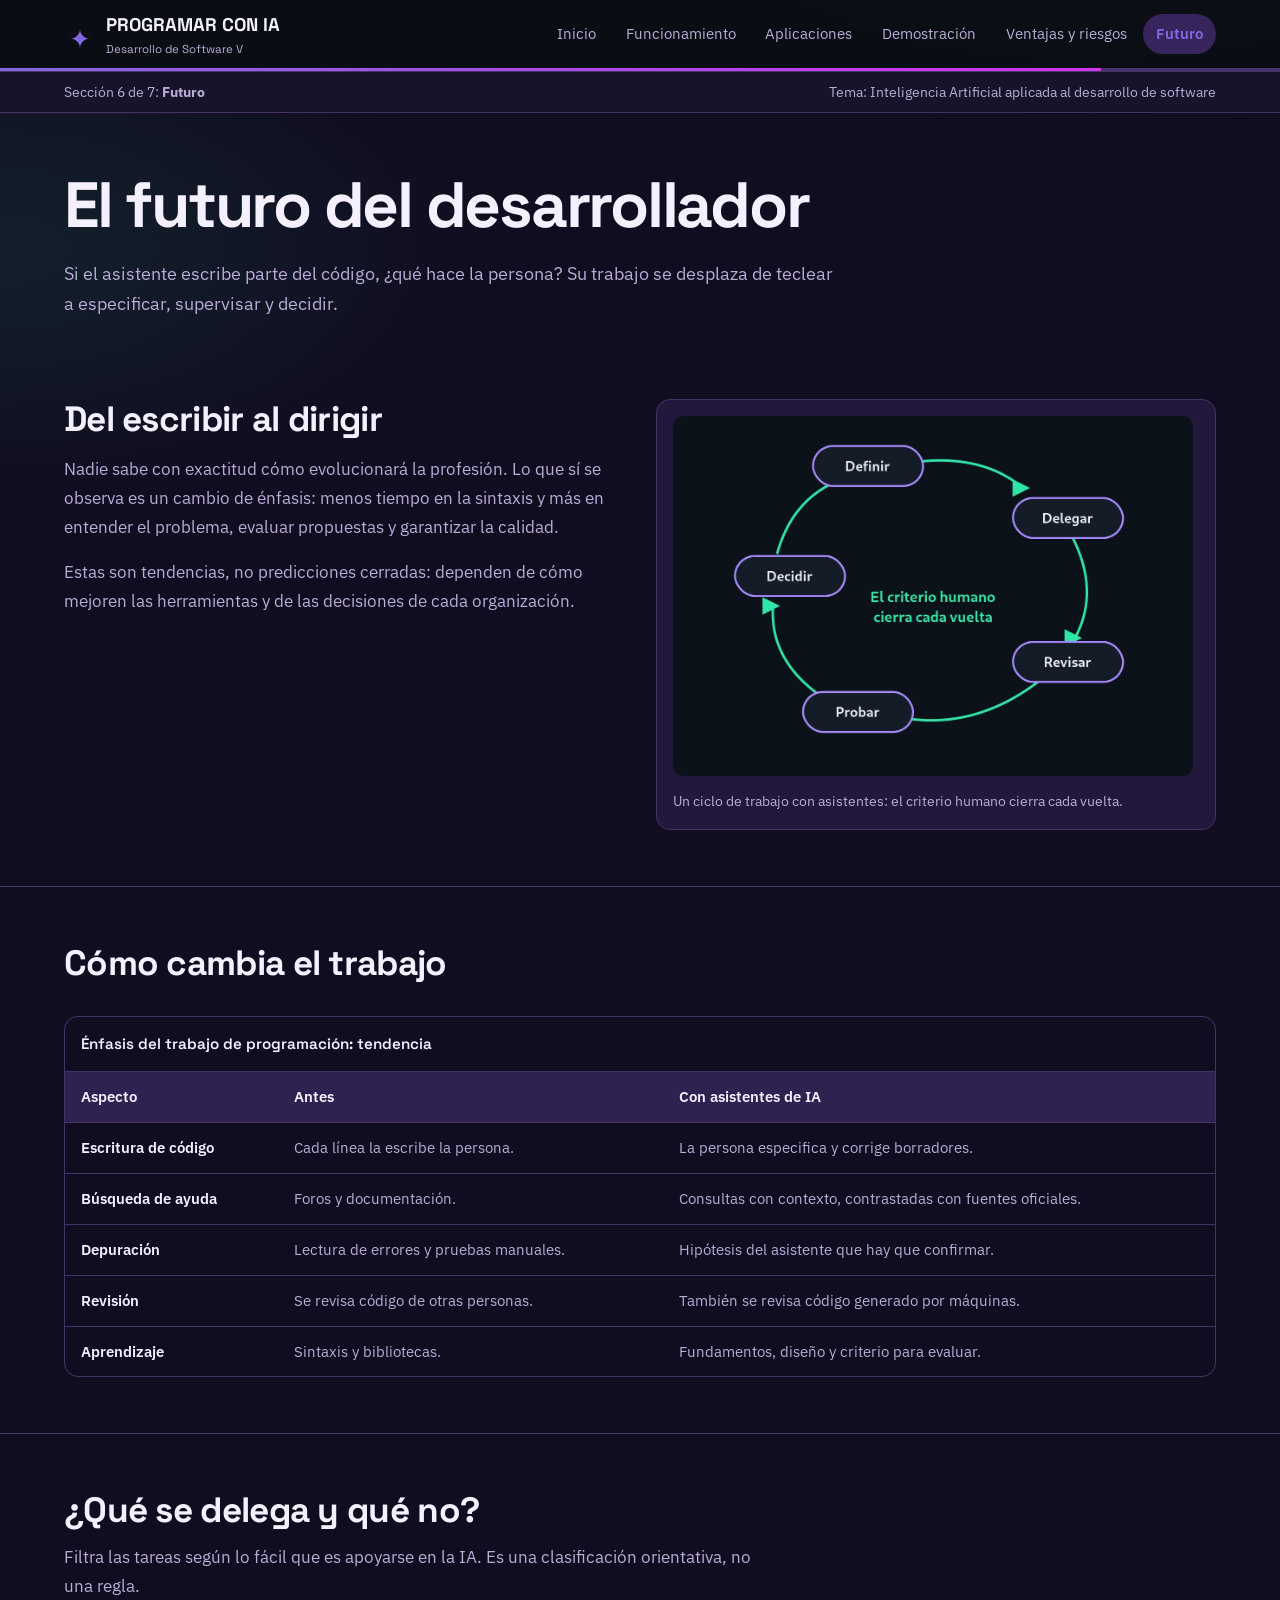
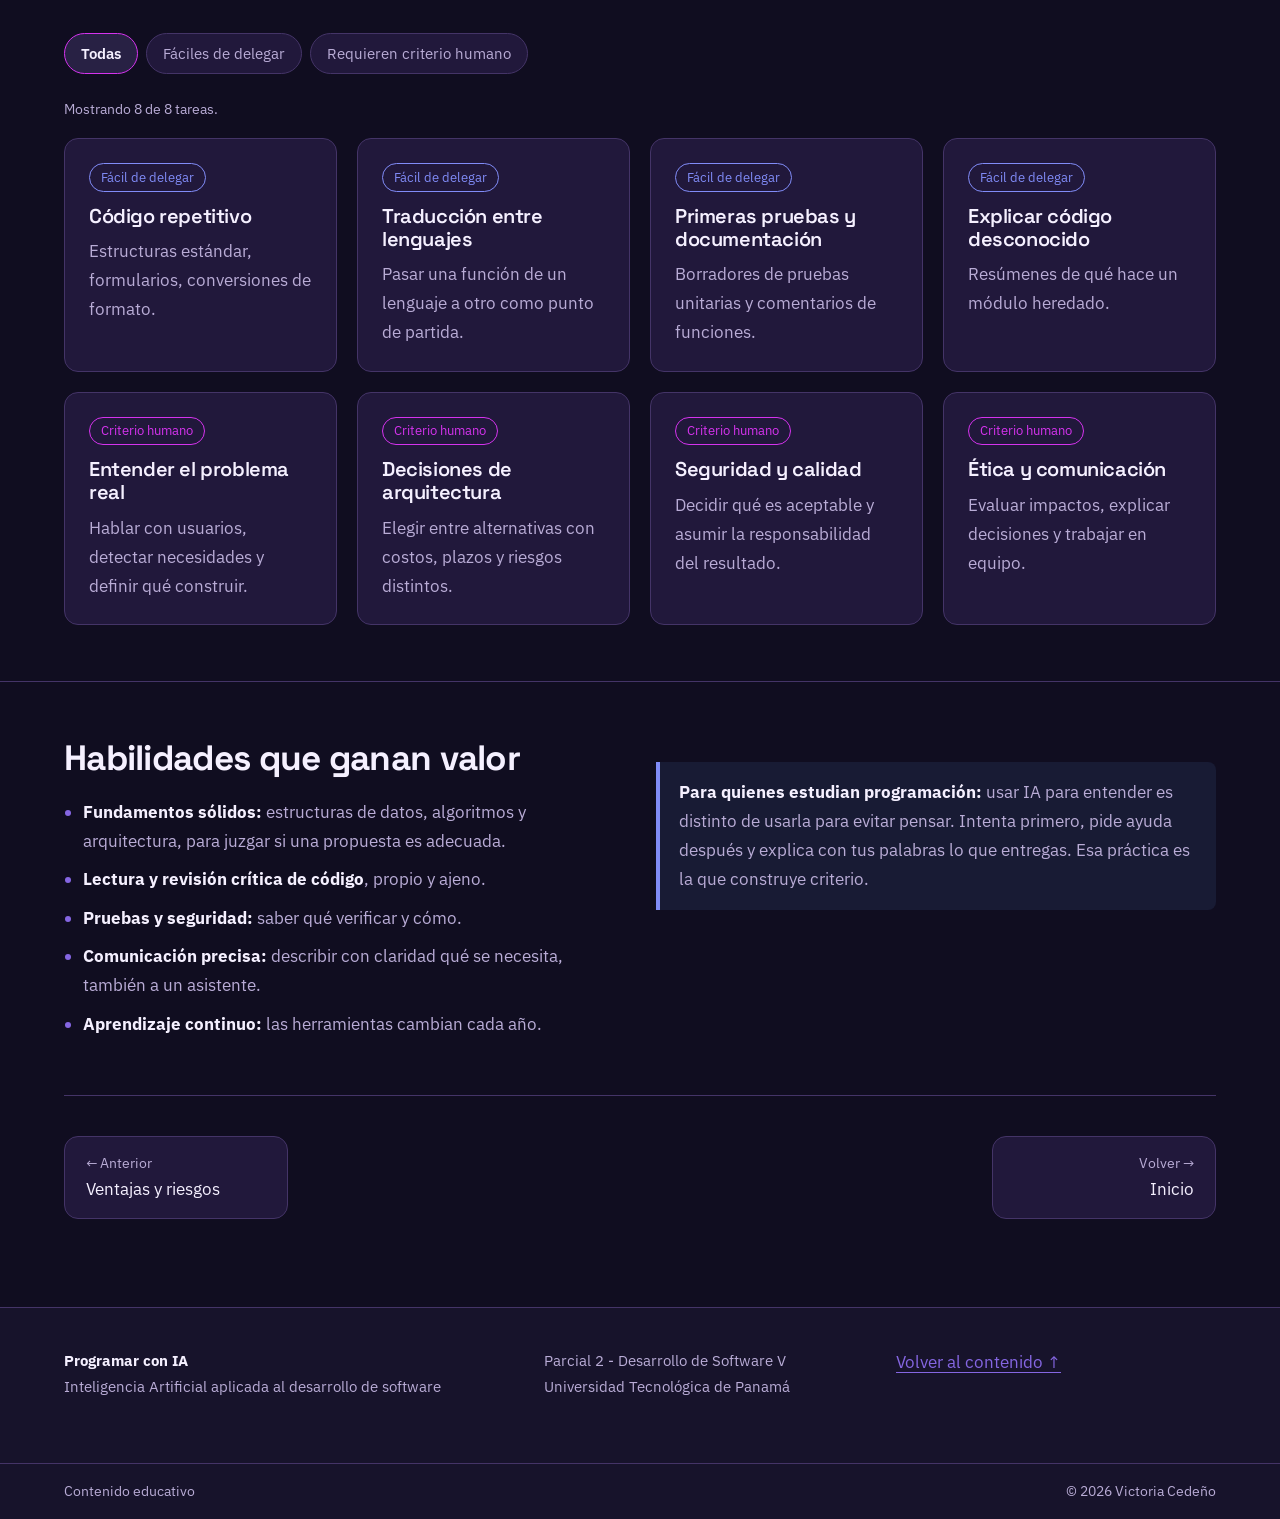
<file: futuro.html>
<!DOCTYPE html>
<html lang="es">
<head>
    <meta charset="UTF-8">
    <meta name="viewport" content="width=device-width, initial-scale=1.0">
    <meta name="description" content="Cómo cambia el trabajo de quien programa con la IA: tareas delegables, criterio humano y habilidades.">
    <title>El futuro del desarrollador | Inteligencia Artificial aplicada al desarrollo de software</title>
    <link rel="icon" type="image/jpeg" href="img/logo.jpg">
    <link rel="preconnect" href="https://fonts.googleapis.com">
    <link rel="preconnect" href="https://fonts.gstatic.com" crossorigin>
    <link rel="stylesheet" href="https://fonts.googleapis.com/css2?family=IBM+Plex+Sans:wght@400;600&family=JetBrains+Mono:wght@400;600&family=Space+Grotesk:wght@500;700&display=swap">
    <link rel="stylesheet" href="css/estilos.css">
    <script>document.documentElement.classList.add('js');</script>
</head>
<body>
    <a class="skip-link" href="#contenido">Saltar al contenido</a>
    <header class="site-header">
        <div class="container header-layout">
            <a class="brand" href="index.html" aria-label="Programar con IA, ir al inicio"><span class="brand-icon" aria-hidden="true">✦</span><span>PROGRAMAR CON IA<small>Desarrollo de Software V</small></span></a>
            <button class="nav-toggle" id="nav-toggle" type="button" aria-expanded="false" aria-controls="nav-lista">Menú</button>
            <nav aria-label="Navegación principal">
                <ul class="nav-list" id="nav-lista">
                    <li><a href="index.html">Inicio</a></li>
                    <li><a href="funcionamiento.html">Funcionamiento</a></li>
                    <li><a href="aplicaciones.html">Aplicaciones</a></li>
                    <li><a href="demostracion.html">Demostración</a></li>
                    <li><a href="ventajas y riesgos.html">Ventajas y riesgos</a></li>
                    <li><a href="futuro.html" class="activo" aria-current="page">Futuro</a></li>
                </ul>
            </nav>
        </div>
        <div class="barra-progreso" aria-hidden="true"><span style="width: 86%"></span></div>
    </header>
    <div class="ubicacion">
        <div class="container">
            <span>Sección 6 de 7: <strong>Futuro</strong></span>
            <span>Tema: Inteligencia Artificial aplicada al desarrollo de software</span>
        </div>
    </div>
    <main id="contenido" tabindex="-1">

        <div class="container cabecera-pagina">
            <h1>El futuro del desarrollador</h1>
            <p>Si el asistente escribe parte del código, ¿qué hace la persona? Su trabajo se desplaza de teclear a especificar, supervisar y decidir.</p>
        </div>

        <section class="seccion" aria-labelledby="cambio">
            <div class="container">
                <div class="dos-columnas">
                    <div>
                        <h2 id="cambio">Del escribir al dirigir</h2>
                        <p style="margin-top: 1rem;">Nadie sabe con exactitud cómo evolucionará la profesión. Lo que sí se observa es un cambio de énfasis: menos tiempo en la sintaxis y más en entender el problema, evaluar propuestas y garantizar la calidad.</p>
                        <p style="margin-top: 1rem;">Estas son tendencias, no predicciones cerradas: dependen de cómo mejoren las herramientas y de las decisiones de cada organización.</p>
                    </div>
                    <figure class="figura">
                        <img src="img/ciclo-trabajo.jpg" width="520" height="360" alt="Ciclo de cinco pasos: definir, delegar, revisar, probar y decidir, con el criterio humano en el centro.">
                        <figcaption>Un ciclo de trabajo con asistentes: el criterio humano cierra cada vuelta.</figcaption>
                    </figure>
                </div>
            </div>
        </section>

        <section class="seccion" aria-labelledby="comparacion">
            <div class="container">
                <div class="encabezado-seccion"><h2 id="comparacion">Cómo cambia el trabajo</h2></div>
                <div class="tabla-scroll">
                    <table>
                        <caption>Énfasis del trabajo de programación: tendencia</caption>
                        <thead><tr><th scope="col">Aspecto</th><th scope="col">Antes</th><th scope="col">Con asistentes de IA</th></tr></thead>
                        <tbody>
                            <tr><th scope="row">Escritura de código</th><td>Cada línea la escribe la persona.</td><td>La persona especifica y corrige borradores.</td></tr>
                            <tr><th scope="row">Búsqueda de ayuda</th><td>Foros y documentación.</td><td>Consultas con contexto, contrastadas con fuentes oficiales.</td></tr>
                            <tr><th scope="row">Depuración</th><td>Lectura de errores y pruebas manuales.</td><td>Hipótesis del asistente que hay que confirmar.</td></tr>
                            <tr><th scope="row">Revisión</th><td>Se revisa código de otras personas.</td><td>También se revisa código generado por máquinas.</td></tr>
                            <tr><th scope="row">Aprendizaje</th><td>Sintaxis y bibliotecas.</td><td>Fundamentos, diseño y criterio para evaluar.</td></tr>
                        </tbody>
                    </table>
                </div>
            </div>
        </section>

        <section class="seccion" aria-labelledby="tareas">
            <div class="container">
                <div class="encabezado-seccion">
                    <h2 id="tareas">¿Qué se delega y qué no?</h2>
                    <p>Filtra las tareas según lo fácil que es apoyarse en la IA. Es una clasificación orientativa, no una regla.</p>
                </div>
                <div class="filtros" role="group" aria-label="Filtrar tareas">
                    <button type="button" class="filtro" data-filtro="todas" aria-pressed="true">Todas</button>
                    <button type="button" class="filtro" data-filtro="delegable" aria-pressed="false">Fáciles de delegar</button>
                    <button type="button" class="filtro" data-filtro="humano" aria-pressed="false">Requieren criterio humano</button>
                </div>
                <p id="estado-filtro" class="ayuda" role="status" aria-live="polite"></p>
                <div class="tarjetas" style="margin-top: 1rem;">
                    <article class="tarjeta" data-tipo="delegable"><span class="etiqueta delegable">Fácil de delegar</span><h3>Código repetitivo</h3><p>Estructuras estándar, formularios, conversiones de formato.</p></article>
                    <article class="tarjeta" data-tipo="delegable"><span class="etiqueta delegable">Fácil de delegar</span><h3>Traducción entre lenguajes</h3><p>Pasar una función de un lenguaje a otro como punto de partida.</p></article>
                    <article class="tarjeta" data-tipo="delegable"><span class="etiqueta delegable">Fácil de delegar</span><h3>Primeras pruebas y documentación</h3><p>Borradores de pruebas unitarias y comentarios de funciones.</p></article>
                    <article class="tarjeta" data-tipo="delegable"><span class="etiqueta delegable">Fácil de delegar</span><h3>Explicar código desconocido</h3><p>Resúmenes de qué hace un módulo heredado.</p></article>
                    <article class="tarjeta" data-tipo="humano"><span class="etiqueta humano">Criterio humano</span><h3>Entender el problema real</h3><p>Hablar con usuarios, detectar necesidades y definir qué construir.</p></article>
                    <article class="tarjeta" data-tipo="humano"><span class="etiqueta humano">Criterio humano</span><h3>Decisiones de arquitectura</h3><p>Elegir entre alternativas con costos, plazos y riesgos distintos.</p></article>
                    <article class="tarjeta" data-tipo="humano"><span class="etiqueta humano">Criterio humano</span><h3>Seguridad y calidad</h3><p>Decidir qué es aceptable y asumir la responsabilidad del resultado.</p></article>
                    <article class="tarjeta" data-tipo="humano"><span class="etiqueta humano">Criterio humano</span><h3>Ética y comunicación</h3><p>Evaluar impactos, explicar decisiones y trabajar en equipo.</p></article>
                </div>
            </div>
        </section>

        <section class="seccion" aria-labelledby="habilidades">
            <div class="container">
                <div class="dos-columnas">
                    <div>
                        <h2 id="habilidades">Habilidades que ganan valor</h2>
                        <ul class="lista-marcas" style="margin-top: 1.2rem;">
                            <li><strong>Fundamentos sólidos:</strong> estructuras de datos, algoritmos y arquitectura, para juzgar si una propuesta es adecuada.</li>
                            <li><strong>Lectura y revisión crítica de código</strong>, propio y ajeno.</li>
                            <li><strong>Pruebas y seguridad:</strong> saber qué verificar y cómo.</li>
                            <li><strong>Comunicación precisa:</strong> describir con claridad qué se necesita, también a un asistente.</li>
                            <li><strong>Aprendizaje continuo:</strong> las herramientas cambian cada año.</li>
                        </ul>
                    </div>
                    <div class="aviso">
                        <p><strong>Para quienes estudian programación:</strong> usar IA para entender es distinto de usarla para evitar pensar. Intenta primero, pide ayuda después y explica con tus palabras lo que entregas. Esa práctica es la que construye criterio.</p>
                    </div>
                </div>
            </div>
        </section>

        <div class="container paginador">
            <a href="ventajas y riesgos.html" rel="prev"><small>← Anterior</small>Ventajas y riesgos</a>
            <a class="sig" href="index.html" rel="next"><small>Volver →</small>Inicio</a>
        </div>
    </main>
    <footer class="site-footer">
        <div class="container footer-layout">
            <p><strong>Programar con IA</strong><br>Inteligencia Artificial aplicada al desarrollo de software</p>
            <p>Parcial 2 - Desarrollo de Software V<br>Universidad Tecnológica de Panamá</p>
            <a href="#contenido">Volver al contenido ↑</a>
        </div>
        <div class="legal"><div class="container"><span>Contenido educativo</span><span>© <span id="anio">2026</span> Victoria Cedeño</span></div></div>
    </footer>
    <script src="js/main.js"></script>
    <script src="js/futuro.js"></script>
</body>
</html>
</file>
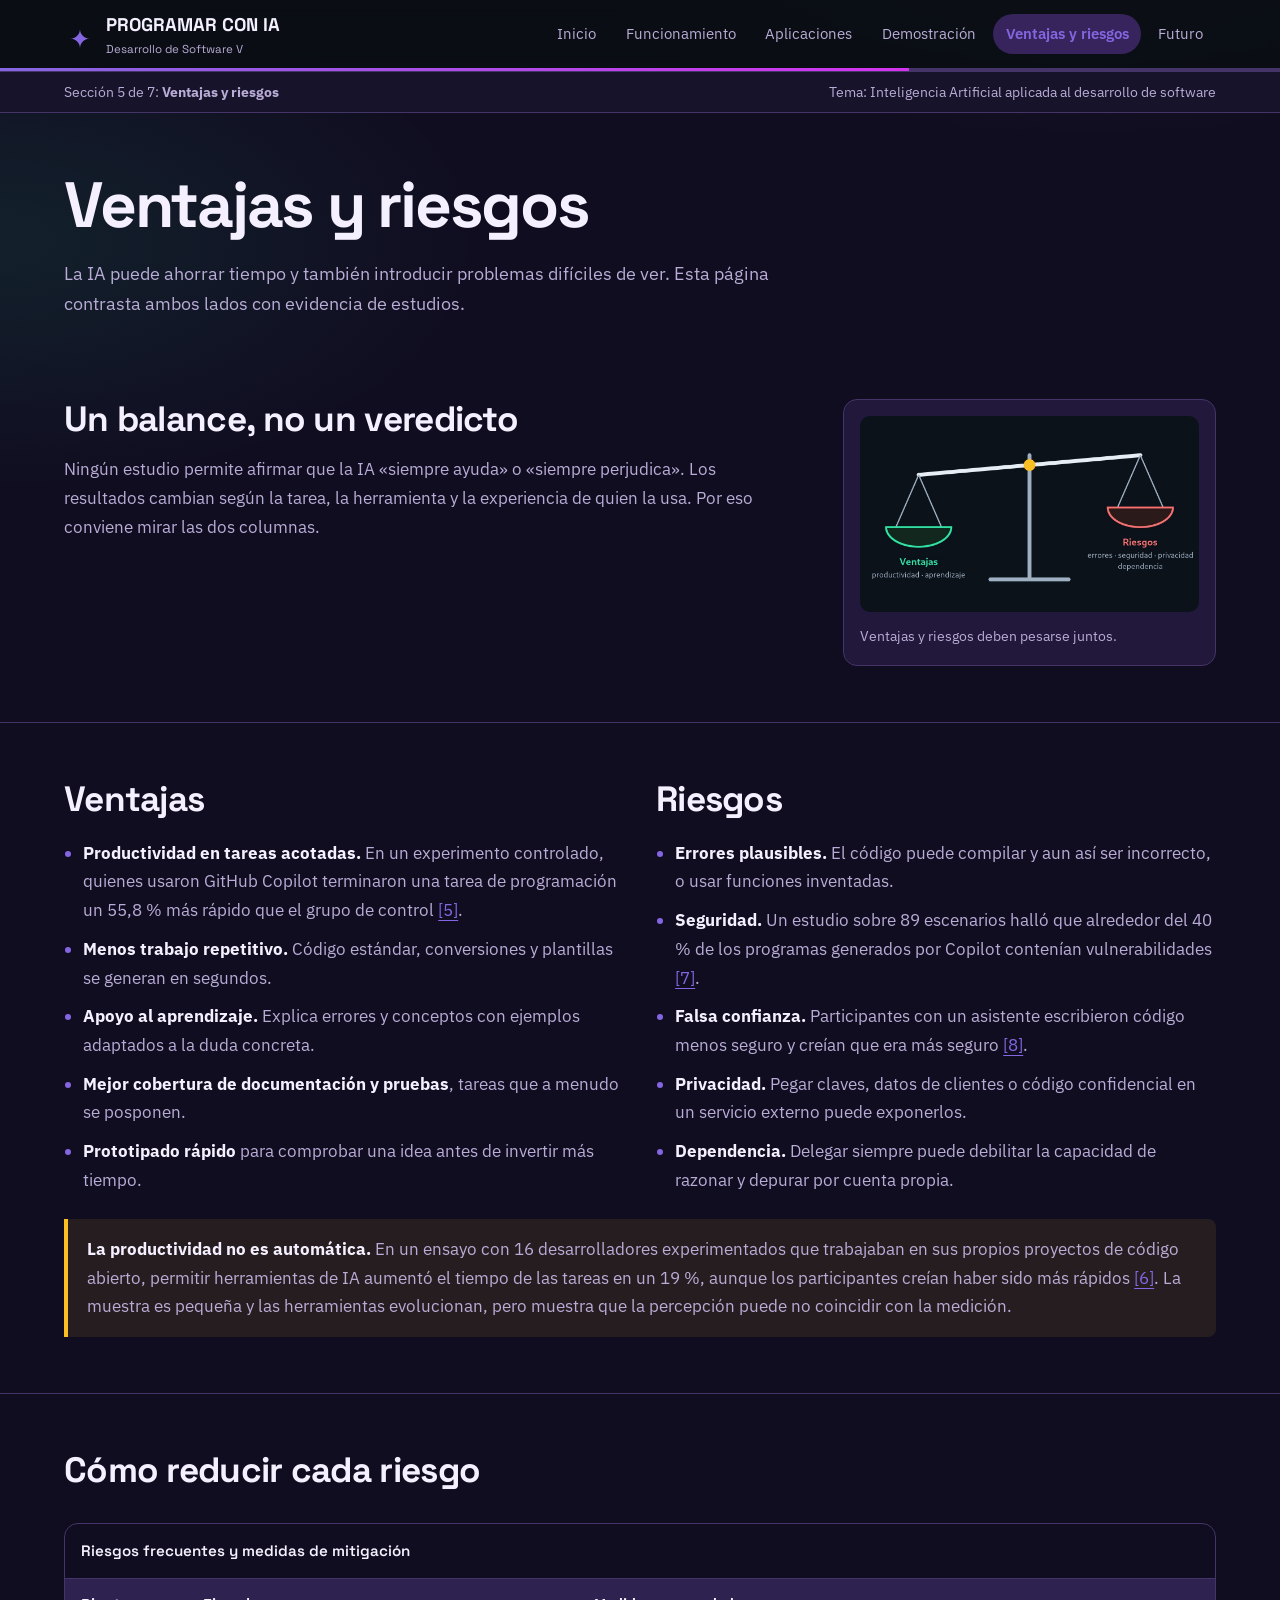
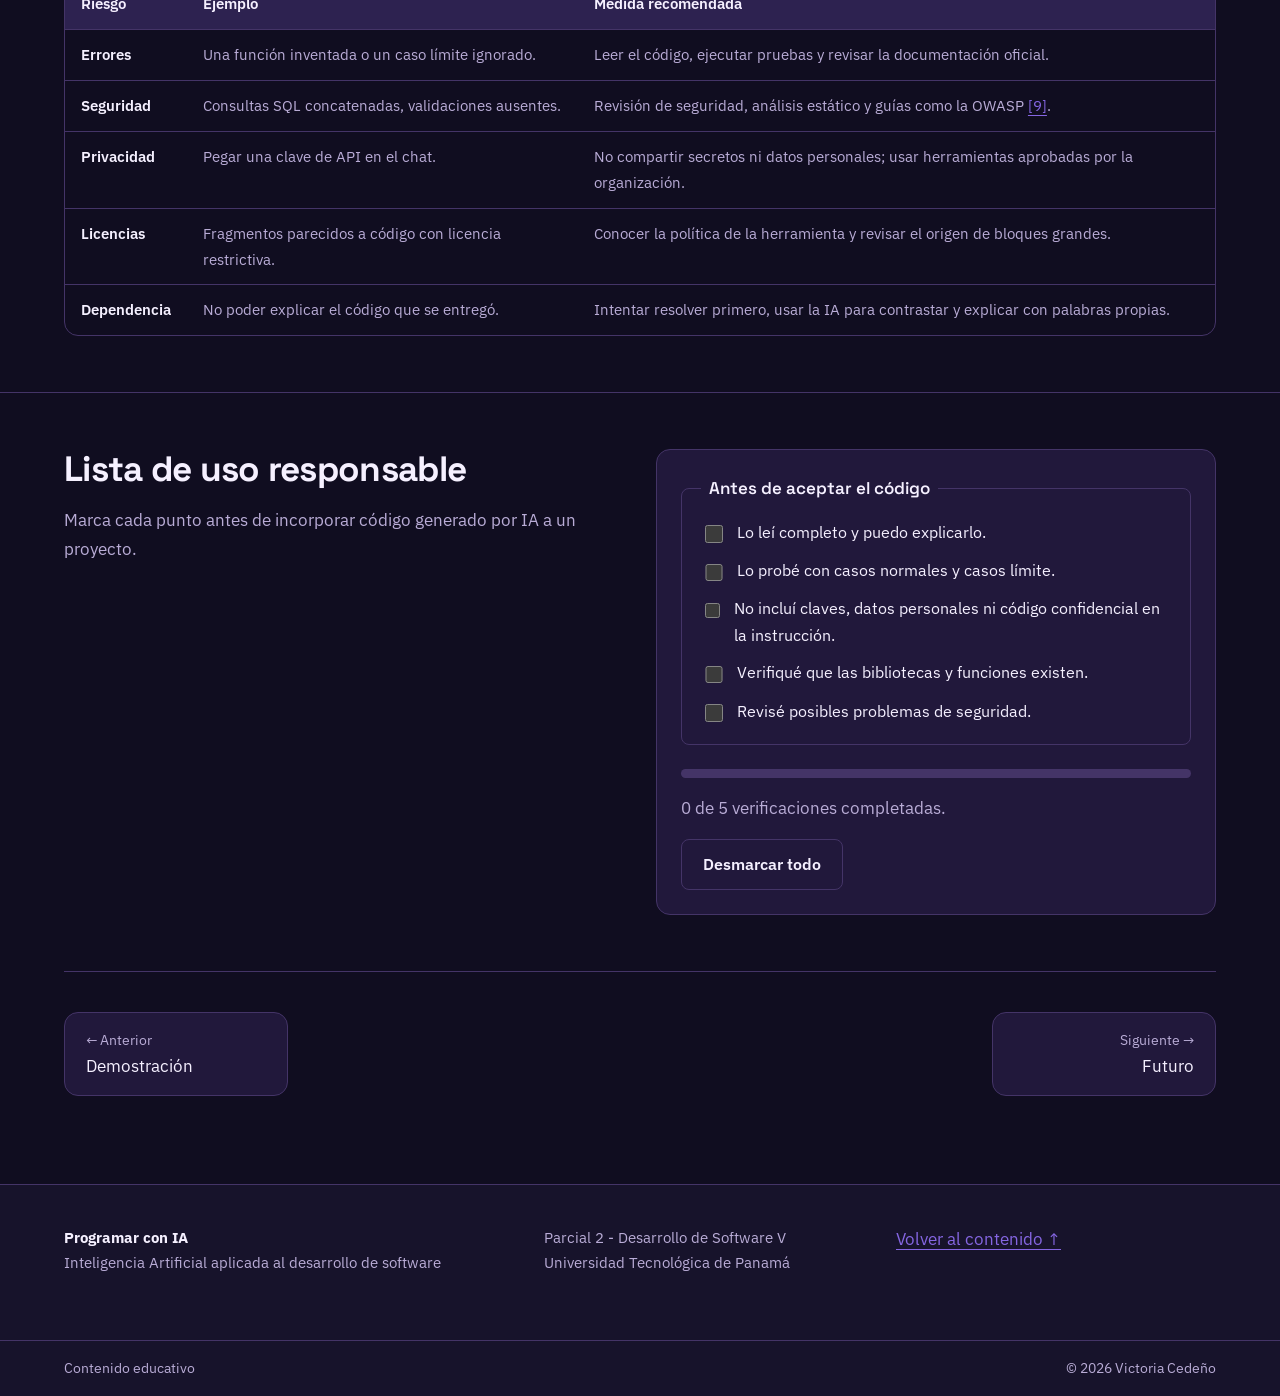
<file: ventajas y riesgos.html>
<!DOCTYPE html>
<html lang="es">
<head>
    <meta charset="UTF-8">
    <meta name="viewport" content="width=device-width, initial-scale=1.0">
    <meta name="description" content="Ventajas y riesgos de la IA en el desarrollo de software: productividad, errores, seguridad, privacidad y dependencia.">
    <title>Ventajas y riesgos | Inteligencia Artificial aplicada al desarrollo de software</title>
    <link rel="icon" type="image/jpeg" href="img/logo.jpg">
    <link rel="preconnect" href="https://fonts.googleapis.com">
    <link rel="preconnect" href="https://fonts.gstatic.com" crossorigin>
    <link rel="stylesheet" href="https://fonts.googleapis.com/css2?family=IBM+Plex+Sans:wght@400;600&family=JetBrains+Mono:wght@400;600&family=Space+Grotesk:wght@500;700&display=swap">
    <link rel="stylesheet" href="css/estilos.css">
    <script>document.documentElement.classList.add('js');</script>
</head>
<body>
    <a class="skip-link" href="#contenido">Saltar al contenido</a>
    <header class="site-header">
        <div class="container header-layout">
            <a class="brand" href="index.html" aria-label="Programar con IA, ir al inicio"><span class="brand-icon" aria-hidden="true">✦</span><span>PROGRAMAR CON IA<small>Desarrollo de Software V</small></span></a>
            <button class="nav-toggle" id="nav-toggle" type="button" aria-expanded="false" aria-controls="nav-lista">Menú</button>
            <nav aria-label="Navegación principal">
                <ul class="nav-list" id="nav-lista">
                    <li><a href="index.html">Inicio</a></li>
                    <li><a href="funcionamiento.html">Funcionamiento</a></li>
                    <li><a href="aplicaciones.html">Aplicaciones</a></li>
                    <li><a href="demostracion.html">Demostración</a></li>
                    <li><a href="ventajas y riesgos.html" class="activo" aria-current="page">Ventajas y riesgos</a></li>
                    <li><a href="futuro.html">Futuro</a></li>
                </ul>
            </nav>
        </div>
        <div class="barra-progreso" aria-hidden="true"><span style="width: 71%"></span></div>
    </header>
    <div class="ubicacion">
        <div class="container">
            <span>Sección 5 de 7: <strong>Ventajas y riesgos</strong></span>
            <span>Tema: Inteligencia Artificial aplicada al desarrollo de software</span>
        </div>
    </div>
    <main id="contenido" tabindex="-1">

        <div class="container cabecera-pagina">
            <h1>Ventajas y riesgos</h1>
            <p>La IA puede ahorrar tiempo y también introducir problemas difíciles de ver. Esta página contrasta ambos lados con evidencia de estudios.</p>
        </div>

        <section class="seccion" aria-labelledby="balance">
            <div class="container">
                <div class="dos-columnas proporcion">
                    <div>
                        <h2 id="balance">Un balance, no un veredicto</h2>
                        <p style="margin-top: 1rem;">Ningún estudio permite afirmar que la IA «siempre ayuda» o «siempre perjudica». Los resultados cambian según la tarea, la herramienta y la experiencia de quien la usa. Por eso conviene mirar las dos columnas.</p>
                    </div>
                    <figure class="figura">
                        <img src="img/riesgos.jpg" width="520" height="300" alt="Balanza con las ventajas (productividad y aprendizaje) de un lado y los riesgos (errores, seguridad, privacidad y dependencia) del otro.">
                        <figcaption>Ventajas y riesgos deben pesarse juntos.</figcaption>
                    </figure>
                </div>
            </div>
        </section>

        <section class="seccion" aria-labelledby="ventajas">
            <div class="container">
                <div class="dos-columnas">
                    <div>
                        <h2 id="ventajas">Ventajas</h2>
                        <ul class="lista-marcas" style="margin-top: 1.2rem;">
                            <li><strong>Productividad en tareas acotadas.</strong> En un experimento controlado, quienes usaron GitHub Copilot terminaron una tarea de programación un 55,8 % más rápido que el grupo de control <a href="conclusion.html#ref-5">[5]</a>.</li>
                            <li><strong>Menos trabajo repetitivo.</strong> Código estándar, conversiones y plantillas se generan en segundos.</li>
                            <li><strong>Apoyo al aprendizaje.</strong> Explica errores y conceptos con ejemplos adaptados a la duda concreta.</li>
                            <li><strong>Mejor cobertura de documentación y pruebas</strong>, tareas que a menudo se posponen.</li>
                            <li><strong>Prototipado rápido</strong> para comprobar una idea antes de invertir más tiempo.</li>
                        </ul>
                    </div>
                    <div>
                        <h2 id="riesgos">Riesgos</h2>
                        <ul class="lista-marcas" style="margin-top: 1.2rem;">
                            <li><strong>Errores plausibles.</strong> El código puede compilar y aun así ser incorrecto, o usar funciones inventadas.</li>
                            <li><strong>Seguridad.</strong> Un estudio sobre 89 escenarios halló que alrededor del 40 % de los programas generados por Copilot contenían vulnerabilidades <a href="conclusion.html#ref-7">[7]</a>.</li>
                            <li><strong>Falsa confianza.</strong> Participantes con un asistente escribieron código menos seguro y creían que era más seguro <a href="conclusion.html#ref-8">[8]</a>.</li>
                            <li><strong>Privacidad.</strong> Pegar claves, datos de clientes o código confidencial en un servicio externo puede exponerlos.</li>
                            <li><strong>Dependencia.</strong> Delegar siempre puede debilitar la capacidad de razonar y depurar por cuenta propia.</li>
                        </ul>
                    </div>
                </div>

                <div class="aviso alerta">
                    <p><strong>La productividad no es automática.</strong> En un ensayo con 16 desarrolladores experimentados que trabajaban en sus propios proyectos de código abierto, permitir herramientas de IA aumentó el tiempo de las tareas en un 19 %, aunque los participantes creían haber sido más rápidos <a href="conclusion.html#ref-6">[6]</a>. La muestra es pequeña y las herramientas evolucionan, pero muestra que la percepción puede no coincidir con la medición.</p>
                </div>
            </div>
        </section>

        <section class="seccion" aria-labelledby="mitigacion">
            <div class="container">
                <div class="encabezado-seccion">
                    <h2 id="mitigacion">Cómo reducir cada riesgo</h2>
                </div>
                <div class="tabla-scroll">
                    <table>
                        <caption>Riesgos frecuentes y medidas de mitigación</caption>
                        <thead><tr><th scope="col">Riesgo</th><th scope="col">Ejemplo</th><th scope="col">Medida recomendada</th></tr></thead>
                        <tbody>
                            <tr><th scope="row">Errores</th><td>Una función inventada o un caso límite ignorado.</td><td>Leer el código, ejecutar pruebas y revisar la documentación oficial.</td></tr>
                            <tr><th scope="row">Seguridad</th><td>Consultas SQL concatenadas, validaciones ausentes.</td><td>Revisión de seguridad, análisis estático y guías como la OWASP <a href="conclusion.html#ref-9">[9]</a>.</td></tr>
                            <tr><th scope="row">Privacidad</th><td>Pegar una clave de API en el chat.</td><td>No compartir secretos ni datos personales; usar herramientas aprobadas por la organización.</td></tr>
                            <tr><th scope="row">Licencias</th><td>Fragmentos parecidos a código con licencia restrictiva.</td><td>Conocer la política de la herramienta y revisar el origen de bloques grandes.</td></tr>
                            <tr><th scope="row">Dependencia</th><td>No poder explicar el código que se entregó.</td><td>Intentar resolver primero, usar la IA para contrastar y explicar con palabras propias.</td></tr>
                        </tbody>
                    </table>
                </div>
            </div>
        </section>

        <section class="seccion" aria-labelledby="chequeo">
            <div class="container">
                <div class="dos-columnas">
                    <div>
                        <h2 id="chequeo">Lista de uso responsable</h2>
                        <p style="margin-top: 1rem;">Marca cada punto antes de incorporar código generado por IA a un proyecto.</p>
                    </div>
                    <div class="formulario">
                        <fieldset>
                            <legend>Antes de aceptar el código</legend>
                            <ul class="lista-chequeo">
                                <li><label><input type="checkbox"> Lo leí completo y puedo explicarlo.</label></li>
                                <li><label><input type="checkbox"> Lo probé con casos normales y casos límite.</label></li>
                                <li><label><input type="checkbox"> No incluí claves, datos personales ni código confidencial en la instrucción.</label></li>
                                <li><label><input type="checkbox"> Verifiqué que las bibliotecas y funciones existen.</label></li>
                                <li><label><input type="checkbox"> Revisé posibles problemas de seguridad.</label></li>
                            </ul>
                        </fieldset>
                        <div class="progreso" id="progreso-chequeo" role="progressbar" aria-label="Avance de la lista" aria-valuemin="0" aria-valuemax="100" aria-valuenow="0"><span id="barra-chequeo"></span></div>
                        <p id="texto-chequeo" role="status" aria-live="polite"></p>
                        <div><button type="button" class="btn btn-secundario" id="reiniciar-chequeo">Desmarcar todo</button></div>
                    </div>
                </div>
            </div>
        </section>

        <div class="container paginador">
            <a href="demostracion.html" rel="prev"><small>← Anterior</small>Demostración</a>
            <a class="sig" href="futuro.html" rel="next"><small>Siguiente →</small>Futuro</a>
        </div>
    </main>
    <footer class="site-footer">
        <div class="container footer-layout">
            <p><strong>Programar con IA</strong><br>Inteligencia Artificial aplicada al desarrollo de software</p>
            <p>Parcial 2 - Desarrollo de Software V<br>Universidad Tecnológica de Panamá</p>
            <a href="#contenido">Volver al contenido ↑</a>
        </div>
        <div class="legal"><div class="container"><span>Contenido educativo</span><span>© <span id="anio">2026</span> Victoria Cedeño</span></div></div>
    </footer>
    <script src="js/main.js"></script>
    <script src="js/riesgos.js"></script>
</body>
</html>
</file>
<file: css/estilos.css>
:root {
    --bg: #100D20;
    --bg-2: #17132B;
    --panel: #21183B;
    --panel-2: #2D2250;
    --line: #443467;
    --text: #F5F0FF;
    --muted: #B9ACD6;
    --mint: #8566e2;
    --mint-dark: #38245C;
    --violet: #d533ee;
    --blue: #818CF8;
    --warn: #FBBF24;
    --danger: #f34b64;
    --ok: #3ace70;
    --radius: 14px;
    --radius-sm: 8px;
    --font-title: "Space Grotesk", "Segoe UI", system-ui, sans-serif;
    --font-body: "IBM Plex Sans", "Segoe UI", system-ui, sans-serif;
    --font-code: "JetBrains Mono", "Cascadia Code", Consolas, "Courier New", monospace;
}


*, *::before, *::after { box-sizing: border-box; }

html {
    color-scheme: dark;
    scroll-behavior: smooth;
    scroll-padding-top: 5.5rem;
}

body {
    margin: 0;
    background:
        radial-gradient(ellipse 60rem 30rem at 85% -5%, rgba(167, 139, 250, 0.14), transparent 60%),
        radial-gradient(ellipse 50rem 26rem at 0% 8%, rgba(46, 230, 166, 0.09), transparent 60%),
        var(--bg);
    color: var(--text);
    font-family: var(--font-body);
    font-size: 1.0625rem;
    line-height: 1.7;
}

h1, h2, h3, h4, p, figure, ul, ol, dl, dd { margin: 0; }

h1, h2, h3, h4 {
    font-family: var(--font-title);
    line-height: 1.15;
    letter-spacing: -0.02em;
}

h1 { font-size: clamp(2.2rem, 5vw, 4rem); font-weight: 700; letter-spacing: -0.035em; }
h2 { font-size: clamp(1.6rem, 3vw, 2.2rem); font-weight: 700; }
h3 { font-size: 1.25rem; font-weight: 600; }

p { color: var(--muted); max-width: 70ch; }
p strong, li strong { color: var(--text); }

a { color: var(--mint); text-underline-offset: 0.25em; }
a:hover { color: #fff; }

img, svg { display: block; max-width: 100%; height: auto; }

:focus-visible {
    outline: 3px solid var(--warn);
    outline-offset: 3px;
    border-radius: 4px;
}

.container { width: min(72rem, 92%); margin-inline: auto; }

.skip-link {
    position: absolute;
    left: 1rem;
    top: -4rem;
    background: var(--mint);
    color: #04140e;
    padding: 0.6rem 1rem;
    border-radius: var(--radius-sm);
    font-weight: 600;
    z-index: 100;
}
.skip-link:focus { top: 1rem; }

code {
    font-family: var(--font-code);
    font-size: 0.9em;
    background: var(--panel-2);
    color: var(--mint);
    padding: 0.1em 0.4em;
    border-radius: 4px;
}

mark { background: rgba(251, 191, 36, 0.25); color: var(--text); padding: 0 0.25em; border-radius: 3px; }

/* Cabecera y navegación */
.site-header {
    position: sticky;
    top: 0;
    z-index: 50;
    background: rgba(10, 14, 19, 0.88);
    backdrop-filter: blur(10px);
    border-bottom: 1px solid var(--line);
}

.header-layout {
    display: flex;
    align-items: center;
    justify-content: space-between;
    gap: 1rem;
    min-height: 4.25rem;
}

.brand {
    display: flex;
    align-items: center;
    gap: 0.6rem;
    font-family: var(--font-title);
    font-weight: 700;
    font-size: 1.15rem;
    color: var(--text);
    text-decoration: none;
}
.brand:hover { color: var(--text); }
.brand-icon { width: 2rem; height: 2rem; }
.brand small { display: block; font-size: 0.72rem; font-weight: 400; color: var(--muted); letter-spacing: 0; }

.nav-list {
    display: flex;
    flex-wrap: wrap;
    gap: 0.25rem;
    list-style: none;
    padding: 0;
}
.nav-list a {
    display: block;
    padding: 0.45rem 0.8rem;
    border-radius: 999px;
    color: var(--muted);
    text-decoration: none;
    font-size: 0.95rem;
    transition: background 0.2s, color 0.2s;
}
.nav-list a:hover { background: var(--panel-2); color: var(--text); }
.nav-list a.activo { background: var(--mint-dark); color: var(--mint); font-weight: 600; }

.nav-toggle {
    display: none;
    background: var(--panel);
    color: var(--text);
    border: 1px solid var(--line);
    border-radius: var(--radius-sm);
    padding: 0.5rem 0.9rem;
    font: inherit;
    font-size: 0.95rem;
    cursor: pointer;
}

/* Indicador de ubicación (visibilidad del estado del sistema) */
.ubicacion {
    border-bottom: 1px solid var(--line);
    background: var(--bg-2);
    font-size: 0.9rem;
    color: var(--muted);
}
.ubicacion .container { display: flex; justify-content: space-between; gap: 1rem; padding-block: 0.5rem; flex-wrap: wrap; }
.barra-progreso { height: 3px; background: var(--line); }
.barra-progreso span { display: block; height: 100%; background: linear-gradient(90deg, var(--mint), var(--violet)); }

/*Portada*/
.hero {
    display: grid;
    grid-template-columns: 1.05fr 1fr;
    gap: 3rem;
    align-items: center;
    padding-block: 4rem 3rem;
}
.hero h1 .acento { color: var(--mint); }
.hero h1 .acento-2 { color: var(--violet); }
.hero .lead { font-size: 1.15rem; margin-top: 1.25rem; }
.insignia {
    display: inline-flex;
    align-items: center;
    gap: 0.5rem;
    background: rgba(46, 230, 166, 0.1);
    border: 1px solid rgba(46, 230, 166, 0.35);
    color: var(--mint);
    border-radius: 999px;
    padding: 0.3rem 0.9rem;
    font-size: 0.85rem;
    margin-bottom: 1.25rem;
}
.insignia::before { content: ""; width: 0.5rem; height: 0.5rem; border-radius: 50%; background: var(--mint); }
.acciones { display: flex; flex-wrap: wrap; gap: 0.8rem; margin-top: 2rem; }

/* Ventana de código (hero y ejemplos) */
.ventana {
    background: #0c121a;
    border: 1px solid var(--line);
    border-radius: var(--radius);
    overflow: hidden;
    box-shadow: 0 20px 50px rgba(0, 0, 0, 0.45);
}
.ventana-barra {
    display: flex;
    align-items: center;
    gap: 0.4rem;
    padding: 0.7rem 1rem;
    background: var(--panel);
    border-bottom: 1px solid var(--line);
    font-family: var(--font-code);
    font-size: 0.8rem;
    color: var(--muted);
}
.punto { width: 0.7rem; height: 0.7rem; border-radius: 50%; }
.punto.r { background: #ff5f57; }
.punto.a { background: #febc2e; }
.punto.v { background: #28c840; }
.ventana-barra .nombre { margin-left: 0.6rem; }
.ventana pre {
    margin: 0;
    padding: 1.1rem 1.2rem;
    overflow: auto;
    font-family: var(--font-code);
    font-size: 0.86rem;
    line-height: 1.75;
    color: #d6e2f0;
    tab-size: 2;
}
.ventana pre code { background: none; color: inherit; padding: 0; font-size: inherit; }
.ln { display: inline-block; }
.k { color: var(--violet); }
.f { color: var(--mint); }
.s { color: #fcd34d; }
.n { color: #fb923c; }
.c { color: #6b7d92; font-style: italic; }
.bug { background: rgba(248, 113, 113, 0.18); border-bottom: 2px solid var(--danger); }
.fix { background: rgba(74, 222, 128, 0.15); border-bottom: 2px solid var(--ok); }

/* Única secuencia animada: las líneas del código aparecen en orden */
@media (prefers-reduced-motion: no-preference) {
    .secuencia .ln { opacity: 0; animation: aparece 0.5s ease forwards; animation-delay: calc(var(--i) * 0.28s + 0.4s); }
    @keyframes aparece { from { opacity: 0; transform: translateX(-6px); } to { opacity: 1; transform: none; } }
}

/*Componentes */
.btn {
    display: inline-block;
    padding: 0.7rem 1.3rem;
    border-radius: var(--radius-sm);
    border: 1px solid transparent;
    font: inherit;
    font-weight: 600;
    font-size: 0.98rem;
    text-decoration: none;
    cursor: pointer;
    transition: transform 0.15s, background 0.2s;
}
.btn-primario { background: var(--mint); color: #04140e; }
.btn-primario:hover { background: #6af2c3; color: #04140e; transform: translateY(-1px); }
.btn-secundario { background: transparent; color: var(--text); border-color: var(--line); }
.btn-secundario:hover { background: var(--panel-2); color: var(--text); }
.btn:disabled { opacity: 0.45; cursor: not-allowed; transform: none; }

.seccion { padding-block: 3.5rem; }
.seccion + .seccion { border-top: 1px solid var(--line); }
.encabezado-seccion { margin-bottom: 2rem; }
.encabezado-seccion p { margin-top: 0.75rem; }

.tarjetas {
    display: grid;
    grid-template-columns: repeat(auto-fit, minmax(15.5rem, 1fr));
    gap: 1.25rem;
}
.tarjeta {
    background: var(--panel);
    border: 1px solid var(--line);
    border-radius: var(--radius);
    padding: 1.5rem;
    display: flex;
    flex-direction: column;
    gap: 0.6rem;
}
.tarjeta h3 { margin-top: 0.2rem; }
.tarjeta .ver { margin-top: auto; padding-top: 0.5rem; font-weight: 600; }
.tarjeta .icono { width: 2.4rem; height: 2.4rem; color: var(--mint); }
.tarjeta.destacada { border-color: rgba(46, 230, 166, 0.5); background: linear-gradient(160deg, #12281f, var(--panel) 60%); }

.dos-columnas {
    display: grid;
    grid-template-columns: 1fr 1fr;
    gap: 2rem;
    align-items: start;
}
.dos-columnas.proporcion { grid-template-columns: 2fr 1fr; }

.figura {
    background: var(--panel);
    border: 1px solid var(--line);
    border-radius: var(--radius);
    padding: 1rem;
}
.figura figcaption { margin-top: 0.8rem; font-size: 0.9rem; color: var(--muted); }

.aviso {
    border-left: 4px solid var(--blue);
    background: rgba(96, 165, 250, 0.09);
    padding: 1rem 1.2rem;
    border-radius: 0 var(--radius-sm) var(--radius-sm) 0;
    margin-top: 1.5rem;
}
.aviso p { max-width: none; }
.aviso.alerta { border-color: var(--warn); background: rgba(251, 191, 36, 0.09); }
.aviso.exito { border-color: var(--ok); background: rgba(74, 222, 128, 0.09); }
.aviso.error { border-color: var(--danger); background: rgba(248, 113, 113, 0.09); }
.aviso strong { color: var(--text); }

.lista-marcas { padding-left: 1.2rem; display: grid; gap: 0.6rem; color: var(--muted); }
.lista-marcas li::marker { color: var(--mint); }

dl.glosario { display: grid; grid-template-columns: 11rem 1fr; gap: 0.9rem 1.5rem; }
dl.glosario dt { font-family: var(--font-title); font-weight: 600; color: var(--mint); }
dl.glosario dd { color: var(--muted); }

/* Tabla (módulo II: caption, thead, th scope) */
.tabla-scroll { overflow-x: auto; border: 1px solid var(--line); border-radius: var(--radius); }
table { border-collapse: collapse; width: 100%; min-width: 34rem; font-size: 0.95rem; }
caption { text-align: left; padding: 0.9rem 1rem; font-family: var(--font-title); font-weight: 600; color: var(--text); }
th, td { text-align: left; padding: 0.75rem 1rem; border-top: 1px solid var(--line); vertical-align: top; }
thead th { background: var(--panel-2); color: var(--text); font-weight: 600; }
tbody th { color: var(--text); font-weight: 600; }
tbody td { color: var(--muted); }
tbody tr:hover { background: rgba(255, 255, 255, 0.025); }
td.ok, td.fallo { font-weight: 600; }
td.ok { color: var(--ok); }
td.fallo { color: var(--danger); }

/* Pestañas */
.pestanas { display: flex; flex-wrap: wrap; gap: 0.5rem; margin-bottom: 1.25rem; }
.pestana {
    background: var(--panel);
    border: 1px solid var(--line);
    color: var(--muted);
    border-radius: 999px;
    padding: 0.5rem 1.1rem;
    font: inherit;
    font-size: 0.95rem;
    cursor: pointer;
}
.pestana:hover { color: var(--text); background: var(--panel-2); }
.pestana[aria-selected="true"] { background: var(--mint-dark); border-color: var(--mint); color: var(--mint); font-weight: 600; }
.panel-pestana[hidden] { display: none; }
.panel-pestana { display: grid; gap: 1.25rem; }
.comparacion { display: grid; grid-template-columns: 1fr 1fr; gap: 1.25rem; }
.comparacion h4 { font-size: 0.95rem; margin-bottom: 0.5rem; color: var(--text); }

/* Pasos del modelo */
.pasos { display: grid; grid-template-columns: repeat(5, 1fr); gap: 0.6rem; margin-bottom: 1.25rem; }
.paso-boton {
    background: var(--panel);
    border: 1px solid var(--line);
    border-radius: var(--radius-sm);
    color: var(--muted);
    padding: 0.7rem 0.5rem;
    font: inherit;
    font-size: 0.9rem;
    cursor: pointer;
    text-align: center;
}
.paso-boton:hover { background: var(--panel-2); color: var(--text); }
.paso-boton[aria-selected="true"] { border-color: var(--violet); background: rgba(167, 139, 250, 0.14); color: var(--text); font-weight: 600; }
.paso-panel { background: var(--panel); border: 1px solid var(--line); border-radius: var(--radius); padding: 1.5rem; min-height: 11rem; }
.paso-panel[hidden] { display: none; }
.paso-panel h3 { margin-bottom: 0.6rem; }

.barras { display: grid; gap: 0.6rem; margin-top: 1rem; }
.barra-fila { display: grid; grid-template-columns: 8rem 1fr 3.2rem; gap: 0.8rem; align-items: center; font-family: var(--font-code); font-size: 0.85rem; }
.barra-fila .pista { height: 0.7rem; background: var(--line); border-radius: 999px; overflow: hidden; }
.barra-fila .pista span { display: block; height: 100%; background: linear-gradient(90deg, var(--violet), var(--mint)); border-radius: 999px; }

/* Fichas (tokens) */
.fichas { display: flex; flex-wrap: wrap; gap: 0.4rem; margin-top: 1rem; min-height: 2.4rem; }
.ficha {
    font-family: var(--font-code);
    font-size: 0.85rem;
    padding: 0.2rem 0.55rem;
    border-radius: 6px;
    background: rgba(167, 139, 250, 0.16);
    border: 1px solid rgba(167, 139, 250, 0.4);
    color: #ddd3ff;
}
.ficha.simbolo { background: rgba(46, 230, 166, 0.12); border-color: rgba(46, 230, 166, 0.4); color: var(--mint); }

/* Formularios (módulo II: label, fieldset, legend) */
.formulario { background: var(--panel); border: 1px solid var(--line); border-radius: var(--radius); padding: 1.5rem; display: grid; gap: 1rem; }
fieldset { border: 1px solid var(--line); border-radius: var(--radius-sm); padding: 1rem 1.2rem 1.2rem; margin: 0; display: grid; gap: 0.9rem; min-width: 0; }
legend { font-family: var(--font-title); font-weight: 600; padding-inline: 0.5rem; color: var(--text); }
label { color: var(--text); font-size: 0.97rem; }
input[type="text"], textarea, select {
    width: 100%;
    background: #0c121a;
    border: 1px solid var(--line);
    color: var(--text);
    border-radius: var(--radius-sm);
    padding: 0.7rem 0.9rem;
    font: inherit;
    font-size: 0.97rem;
}
textarea { font-family: var(--font-code); font-size: 0.9rem; resize: vertical; min-height: 5.5rem; }
input:invalid:not(:placeholder-shown), textarea:invalid:not(:placeholder-shown) { border-color: var(--danger); }
.ayuda { font-size: 0.88rem; color: var(--muted); }
.contador { text-align: right; font-size: 0.85rem; color: var(--muted); }
.lista-chequeo { list-style: none; padding: 0; display: grid; gap: 0.7rem; }
.lista-chequeo label { display: flex; gap: 0.7rem; align-items: flex-start; cursor: pointer; }
.lista-chequeo input { margin-top: 0.4rem; width: 1.1rem; height: 1.1rem; accent-color: var(--mint); }

.progreso { height: 0.6rem; background: var(--line); border-radius: 999px; overflow: hidden; margin-top: 0.5rem; }
.progreso span { display: block; height: 100%; width: 0; background: var(--mint); transition: width 0.3s; }

/* Etapas de la demostración */
.etapa { background: var(--bg-2); border: 1px solid var(--line); border-radius: var(--radius); padding: 1.5rem; display: grid; gap: 1rem; }
.etapa-titulo { display: flex; align-items: center; gap: 0.8rem; }
.etapa-titulo .num {
    width: 2rem; height: 2rem; flex: none;
    display: grid; place-items: center;
    border-radius: 50%;
    background: var(--mint-dark); color: var(--mint);
    font-family: var(--font-title); font-weight: 700;
}
.etapa[aria-disabled="true"] { opacity: 0.5; }
.estado {
    display: inline-flex; align-items: center; gap: 0.5rem;
    font-size: 0.92rem; padding: 0.3rem 0.8rem; border-radius: 999px;
    background: var(--panel-2); color: var(--muted); width: fit-content;
}
.estado.ok { color: var(--ok); background: rgba(74, 222, 128, 0.12); }
.estado.fallo { color: var(--danger); background: rgba(248, 113, 113, 0.12); }
.estado.espera { color: var(--warn); background: rgba(251, 191, 36, 0.12); }
.botonera { display: flex; flex-wrap: wrap; gap: 0.7rem; }

/* Filtros */
.filtros { display: flex; flex-wrap: wrap; gap: 0.5rem; margin-bottom: 1.5rem; }
.filtro { background: var(--panel); border: 1px solid var(--line); color: var(--muted); padding: 0.45rem 1rem; border-radius: 999px; font: inherit; font-size: 0.93rem; cursor: pointer; }
.filtro[aria-pressed="true"] { background: rgba(167, 139, 250, 0.16); border-color: var(--violet); color: var(--text); font-weight: 600; }
.tarjeta[hidden] { display: none; }
.etiqueta { font-size: 0.8rem; width: fit-content; padding: 0.15rem 0.7rem; border-radius: 999px; border: 1px solid var(--line); color: var(--muted); }
.etiqueta.delegable { border-color: var(--blue); color: var(--blue); }
.etiqueta.humano { border-color: var(--violet); color: var(--violet); }

/* Línea de tiempo (secuencia real: tiene orden cronológico) */
.linea-tiempo { list-style: none; padding: 0; border-left: 2px solid var(--line); margin-left: 0.5rem; display: grid; gap: 1.5rem; }
.linea-tiempo li { position: relative; padding-left: 1.6rem; }
.linea-tiempo li::before { content: ""; position: absolute; left: -0.55rem; top: 0.55rem; width: 0.85rem; height: 0.85rem; border-radius: 50%; background: var(--mint); border: 3px solid var(--bg); }
.linea-tiempo .anio { font-family: var(--font-code); color: var(--mint); font-size: 0.9rem; }
.linea-tiempo h3 { font-size: 1.1rem; margin-block: 0.15rem 0.3rem; }

/* Acordeones (details) */
details { background: var(--panel); border: 1px solid var(--line); border-radius: var(--radius-sm); padding: 0.9rem 1.2rem; }
details + details { margin-top: 0.7rem; }
summary { cursor: pointer; font-family: var(--font-title); font-weight: 600; color: var(--text); }
details[open] summary { margin-bottom: 0.8rem; }

/* Páginas específicas */
.cabecera-pagina { padding-block: 3.5rem 1.5rem; }
.cabecera-pagina p { margin-top: 1rem; font-size: 1.1rem; }

.referencias { padding-left: 1.4rem; display: grid; gap: 0.9rem; color: var(--muted); }
.referencias li::marker { color: var(--mint); font-family: var(--font-code); }
.referencias cite { color: var(--text); font-style: italic; }

.perfil { display: grid; grid-template-columns: 11rem 1fr; gap: 2rem; align-items: center; }
.perfil img { border-radius: 50%; border: 3px solid var(--mint); background: var(--panel); width: 11rem; height: 11rem; object-fit: cover; }

.paginador { display: flex; justify-content: space-between; gap: 1rem; flex-wrap: wrap; padding-block: 2.5rem 3.5rem; border-top: 1px solid var(--line); }
.paginador a { display: block; background: var(--panel); border: 1px solid var(--line); padding: 0.9rem 1.3rem; border-radius: var(--radius); text-decoration: none; color: var(--text); min-width: 14rem; }
.paginador a:hover { border-color: var(--mint); }
.paginador small { display: block; color: var(--muted); }
.paginador .sig { text-align: right; margin-left: auto; }

/*Pie de página */
.site-footer { border-top: 1px solid var(--line); background: var(--bg-2); margin-top: 2rem; }
.footer-layout { display: grid; grid-template-columns: 1.4fr 1fr 1fr; gap: 2rem; padding-block: 2.5rem; }
.footer-autora { display: flex; gap: 1rem; align-items: flex-start; }
.footer-autora img { width: 4rem; height: 4rem; border-radius: 50%; border: 2px solid var(--mint); flex: none; object-fit: cover; }
.site-footer h2 { font-size: 1rem; margin-bottom: 0.7rem; color: var(--text); }
.site-footer ul { list-style: none; padding: 0; display: grid; gap: 0.35rem; font-size: 0.95rem; }
.site-footer p { font-size: 0.93rem; }
.legal { border-top: 1px solid var(--line); padding-block: 1rem; font-size: 0.85rem; color: var(--muted); }
.legal .container { display: flex; justify-content: space-between; gap: 1rem; flex-wrap: wrap; }

/*Responsive (punto de cambio: 768px) */
@media (max-width: 960px) {
    .nav-list a { padding: 0.4rem 0.6rem; font-size: 0.88rem; }
}

@media (max-width: 768px) {
    body { font-size: 1rem; }
    .hero { grid-template-columns: 1fr; gap: 2rem; padding-block: 2.5rem 2rem; }
    .dos-columnas, .dos-columnas.proporcion, .comparacion, .perfil { grid-template-columns: 1fr; }
    .perfil img { width: 8rem; height: 8rem; }
    .footer-layout { grid-template-columns: 1fr; }
    dl.glosario { grid-template-columns: 1fr; gap: 0.2rem; }
    dl.glosario dd { margin-bottom: 0.8rem; }
    .pasos { grid-template-columns: 1fr 1fr; }
    .barra-fila { grid-template-columns: 6rem 1fr 3rem; }

    /* Menú plegable solo si JavaScript está disponible */
    .js .nav-toggle { display: block; }
    .js .nav-list { display: none; position: absolute; left: 0; right: 0; top: 100%; flex-direction: column; background: var(--bg-2); border-bottom: 1px solid var(--line); padding: 0.8rem 4%; }
    .js .nav-list.abierto { display: flex; }
    .nav-list a { font-size: 1rem; padding: 0.7rem 0.8rem; border-radius: var(--radius-sm); }
}

@media (prefers-reduced-motion: reduce) {
    html { scroll-behavior: auto; }
    * { transition: none !important; animation: none !important; }
}

/* Ajustes de presentación y accesibilidad del proyecto */
.brand-icon { display:inline-grid; place-items:center; color:var(--mint); font-size:1.6rem; }
.site-footer .footer-layout { align-items:start; }
.site-footer .footer-layout p { margin:0; }
.site-footer .legal { border-top:1px solid var(--line); padding:1rem 0; margin-top:1.5rem; }
.site-footer .legal .container { display:flex; justify-content:space-between; gap:1rem; flex-wrap:wrap; }
figure img { border-radius: calc(var(--radius) - 4px); }
[hidden] { display:none !important; }
@media (max-width: 900px) {
  .header-layout { flex-wrap:wrap; padding-block:.6rem; }
  .nav-toggle { display:block; margin-left:auto; }
  .nav-list { display:none; width:100%; flex-direction:column; padding:.5rem 0 1rem; }
  .nav-list.abierto { display:flex; }
  .nav-list a { border-radius:var(--radius-sm); }
}
</file>
